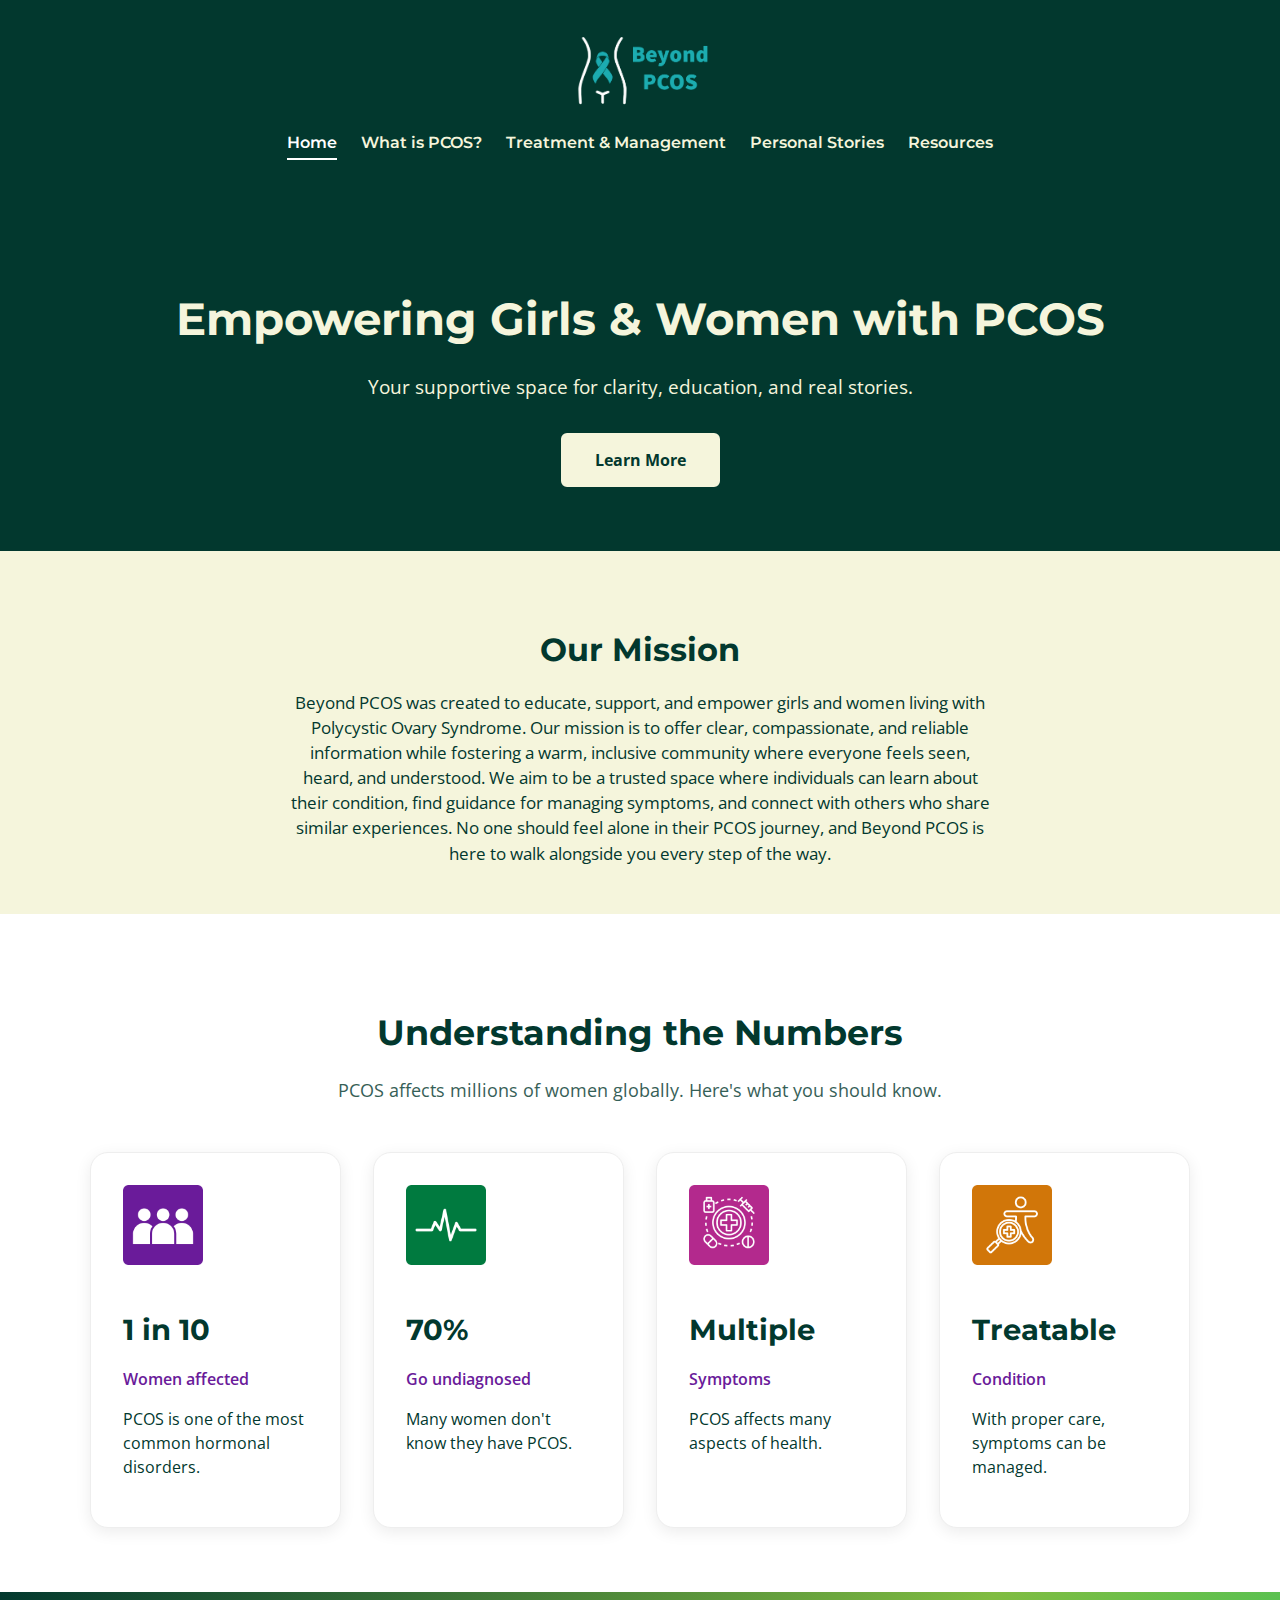
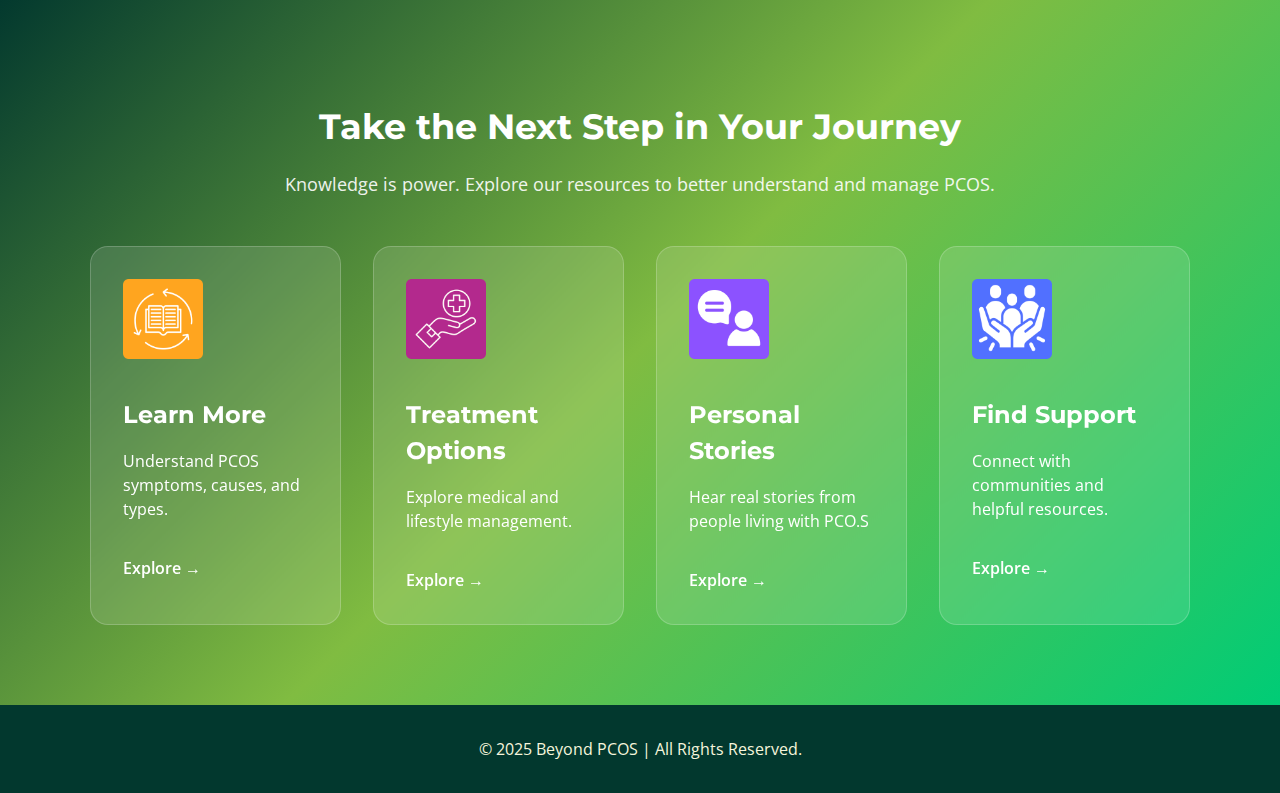
<file: index.html>
<!DOCTYPE html>
<html lang="en">
<head>
  <meta charset="utf-8">
  <meta name="viewport" content="width=device-width, initial-scale=1">
  <title>Beyond PCOS </title>

  <!-- Google Fonts -->
  <link href="https://fonts.googleapis.com/css2?family=Montserrat:wght@500;700&family=Open+Sans:wght@400;600&display=swap" rel="stylesheet">

  <link rel="stylesheet" href="pcos.css">
</head>

<body>

<!-- NAVBAR -->
<nav class="navbar">
  <div class="navbar-inner">
    <img src="images/logop.png" alt="PCOS Awareness logo" class="logo">

    <div class="nav-right">
      <a href="index.html" class="active">Home</a>
      <a href="whats_pcos.html">What is PCOS?</a>
      <a href="treatment.html">Treatment & Management</a>
      <a href="personal_stories.html">Personal Stories</a>
      <a href="resources.html">Resources</a>
    </div>
  </div>
</nav>


<!-- HERO SECTION -->
<section class="hero">
  <h1>Empowering Girls & Women with PCOS</h1>
  <p>Your supportive space for clarity, education, and real stories.</p>
  <a href="whats_pcos.html" class="hero-btn">Learn More</a>
</section>


<!-- OUR MISSION SECTION -->
<section class="mission">
  <h2>Our Mission</h2>
  <p>
    Beyond PCOS was created to educate, support, and empower girls and women living with Polycystic Ovary Syndrome. Our mission is to offer clear, compassionate, and reliable information while fostering a warm, inclusive community where everyone feels seen, heard, and understood. We aim to be a trusted space where individuals can learn about their condition, find guidance for managing symptoms, and connect with others who share similar experiences. No one should feel alone in their PCOS journey, and Beyond PCOS is here to walk alongside you every step of the way.
  </p>
</section>

<!-- UNDERSTANDING THE NUMBERS SECTION -->
<section class="numbers-section">
  <h2>Understanding the Numbers</h2>
  <p class="numbers-subtitle">
    PCOS affects millions of women globally. Here's what you should know.
  </p>

  <div class="numbers-grid">
    <div class="num-card">
      <img src="images/ppl.png" alt="" >
      <h3>1 in 10</h3>
      <p class="num-highlight">Women affected</p>
      <p>PCOS is one of the most common hormonal disorders.</p>
    </div>

    <div class="num-card">
      <img src="images/icon-stat2.png" alt="">
      <h3>70%</h3>
      <p class="num-highlight">Go undiagnosed</p>
      <p>Many women don't know they have PCOS.</p>
    </div>

    <div class="num-card">
      <img src="images/icon-stat3.png" alt="">
      <h3>Multiple</h3>
      <p class="num-highlight">Symptoms</p>
      <p>PCOS affects many aspects of health.</p>
    </div>

    <div class="num-card">
      <img src="images/icon-stat4.png" alt="">
      <h3>Treatable</h3>
      <p class="num-highlight">Condition</p>
      <p>With proper care, symptoms can be managed.</p>
    </div>
  </div>
</section>

<!-- NEXT STEP SECTION -->
<section class="next-step-section">
  <h2>Take the Next Step in Your Journey</h2>
  <p class="step-subtitle">
    Knowledge is power. Explore our resources to better understand and manage PCOS.
  </p>

  <div class="step-grid">

    <a href="whats_pcos.html" class="step-card">
      <img src="images/learn-icon.png" alt="">
      <h3>Learn More</h3>
      <p>Understand PCOS symptoms, causes, and types.</p>
      <span class="step-link">Explore →</span>
    </a>

    <a href="treatment.html" class="step-card">
      <img src="images/treatment-icon.png" alt="">
      <h3>Treatment Options</h3>
      <p>Explore medical and lifestyle management.</p>
      <span class="step-link">Explore →</span>
    </a>

    <a href="personal_stories.html" class="step-card">
      <img src="images/stories-icon.png" alt="">
      <h3>Personal Stories</h3>
      <p>Hear real stories from people living with PCO.S</p>
      <span class="step-link">Explore →</span>
    </a>

    <a href="resources.html" class="step-card">
      <img src="images/support-icon.png" alt="">
      <h3>Find Support</h3>
      <p>Connect with communities and helpful resources.</p>
      <span class="step-link">Explore →</span>
    </a>

  </div>
</section>


<footer>
  <p>&copy; 2025 Beyond PCOS | All Rights Reserved.</p>
</footer>

</body>
</html>
</file>
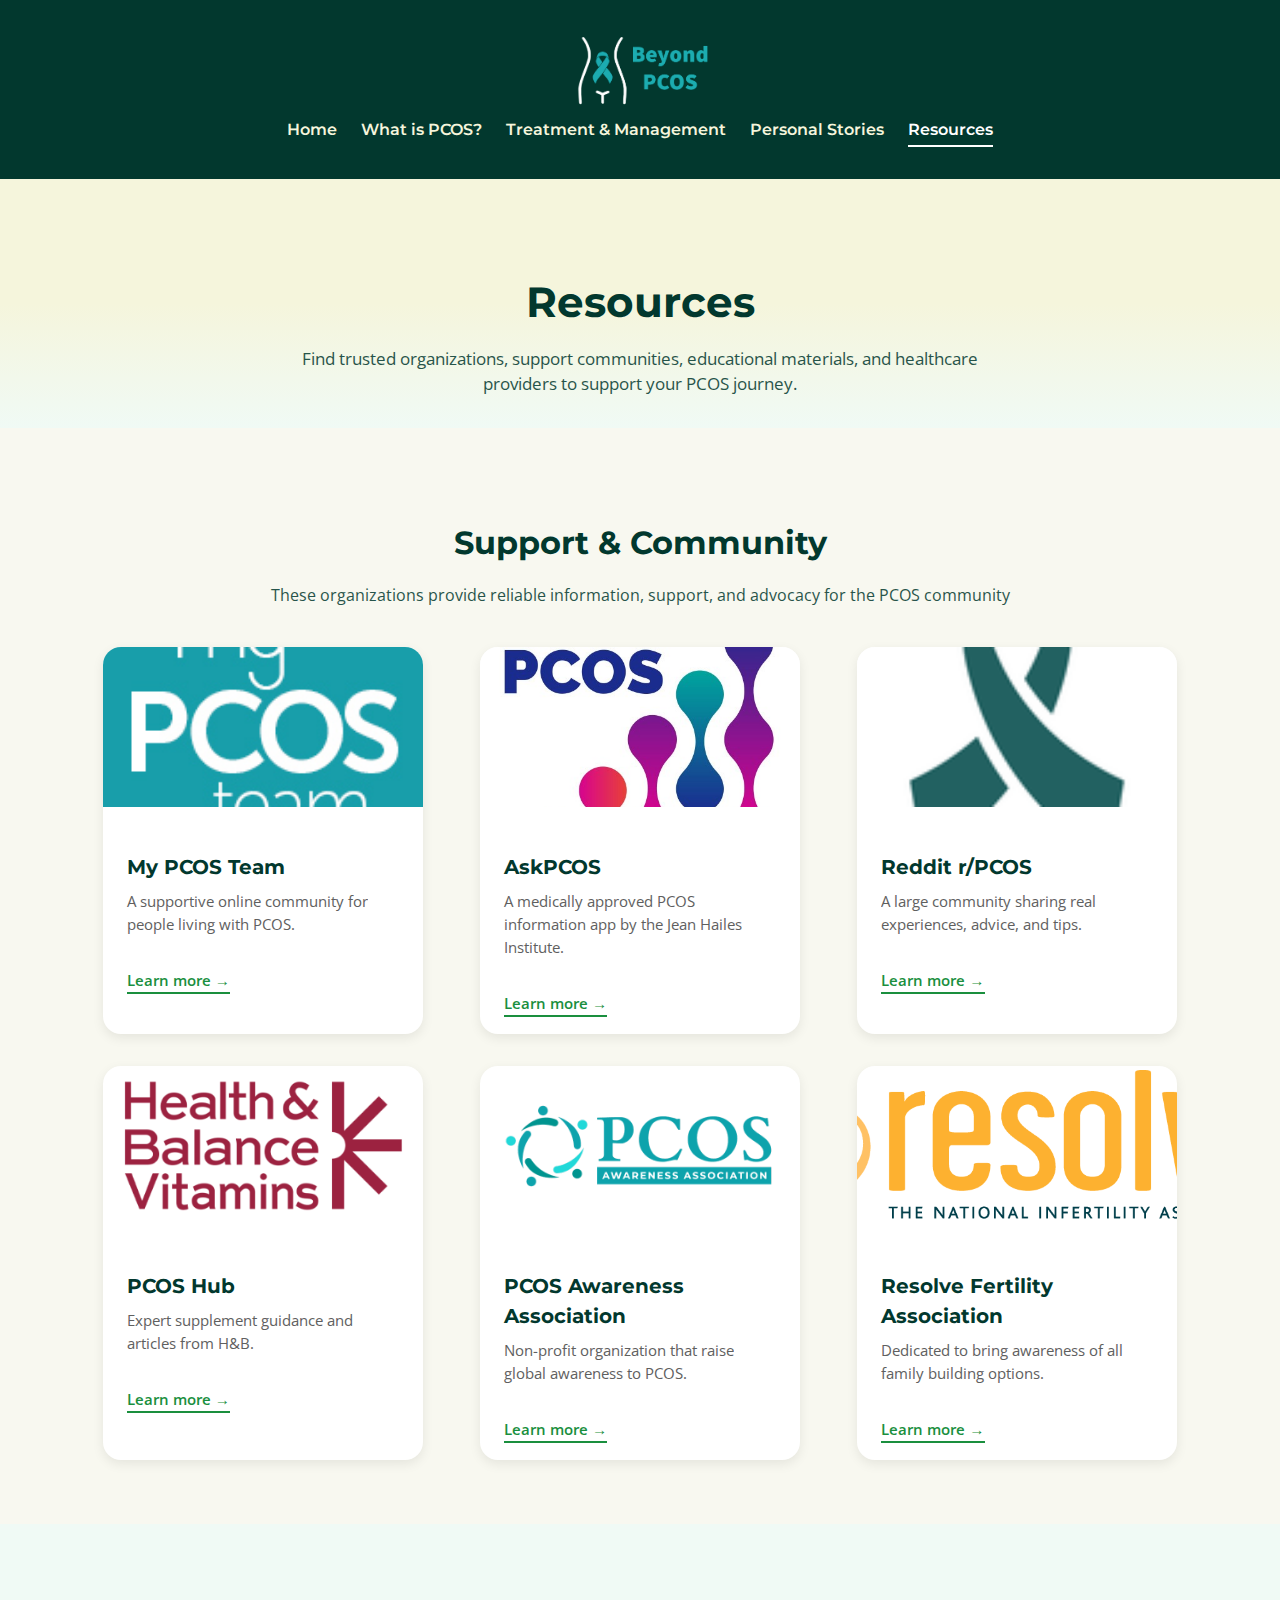
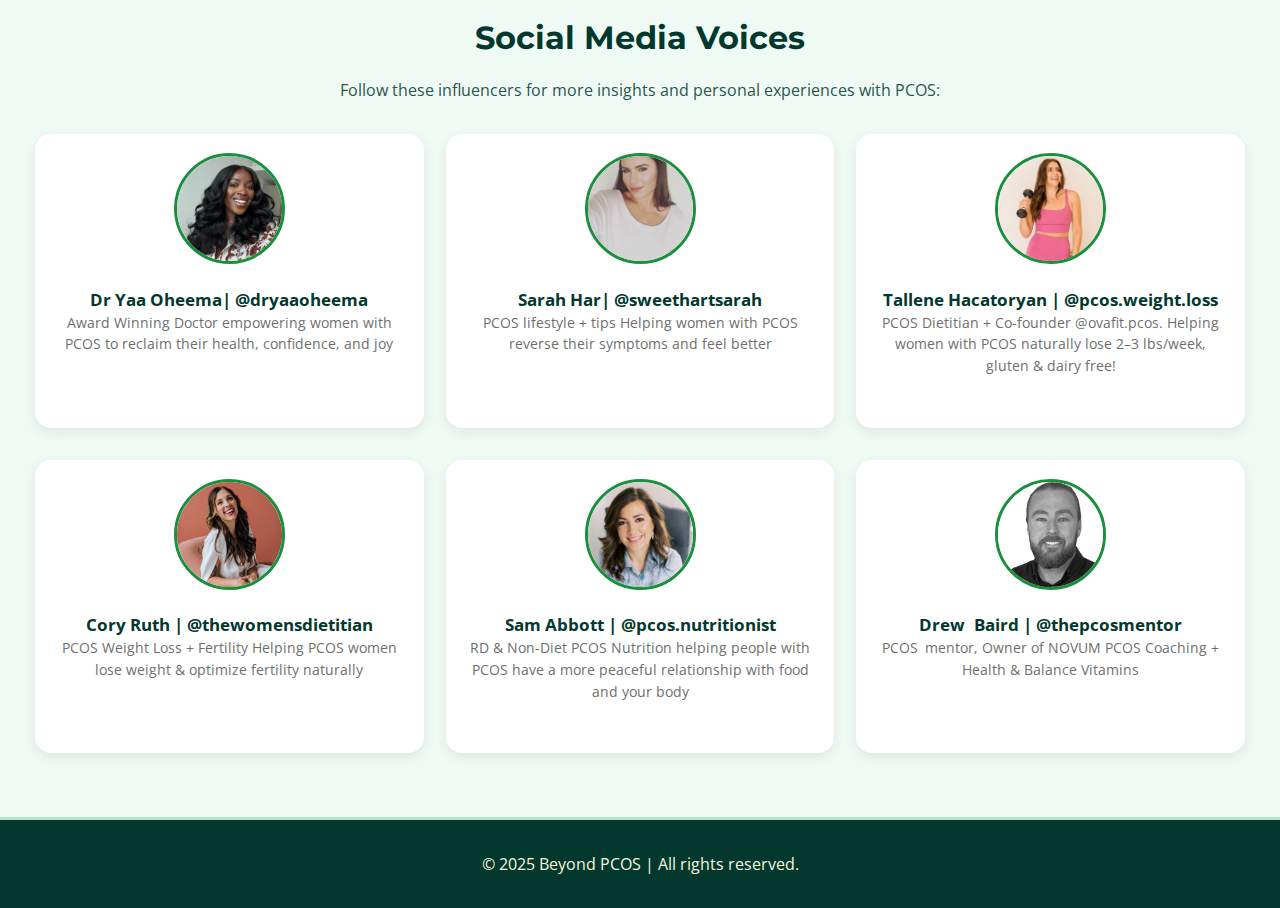
<file: resources.html>
<!DOCTYPE html>
<html lang="en">
<head>
  <meta charset="utf-8">
  <meta name="viewport" content="width=device-width, initial-scale=1">
  <title>Beyond PCOS</title>

  <!-- Google Fonts -->
  <link href="https://fonts.googleapis.com/css2?family=Montserrat:wght@500;700&family=Open+Sans:wght@400;600&display=swap" rel="stylesheet">

  <link rel="stylesheet" href="pcos.css">
</head>

<body>

<!-- NAVBAR -->
<nav class="navbar">
  <div class="nav-left">
    <img src="images/logop.png" alt="PCOS Awareness logo" class="logo">
  </div>

  <div class="nav-right">
    <a href="index.html">Home</a>
    <a href="whats_pcos.html">What is PCOS?</a>
    <a href="treatment.html">Treatment & Management</a>
    <a href="personal_stories.html">Personal Stories</a>
    <a href="resources.html" class="active">Resources</a>
  </div>
</nav>

    <!-- Main Content -->
    <main>
      <section class="intro-section-resources">
      <h1>Resources</h1>
      <p>Find trusted organizations, support communities, educational materials, and healthcare providers to support your PCOS journey.</p>
      </section>

    <section class="resource-section support-section">
    <div class="section-inner">
    <h2>Support & Community</h2>
    <p>These organizations provide reliable information, support, and advocacy for the PCOS community</p>
      <div class="resource-grid">

      <a href="https://www.mypcosteam.com" target="_blank" class="resource-card">
        <img src="images/mypcosteam.jpg" alt="My PCOS Team">
        <div class="resource-content">
          <h3>My PCOS Team</h3>
          <p>A supportive online community for people living with PCOS.</p>
          <span class="learn-more">Learn more →</span>
        </div>
      </a>

      <a href="https://www.askpcos.org" target="_blank" class="resource-card">
        <img src="images/askpcos.jpg" alt="Ask PCOS">
        <div class="resource-content">
          <h3>AskPCOS</h3>
          <p>A medically approved PCOS information app by the Jean Hailes Institute.</p>
          <span class="learn-more">Learn more →</span>
        </div>
      </a>

      <a href="https://www.reddit.com/r/PCOS/" target="_blank" class="resource-card">
        <img src="images/redit.png" alt="Reddit PCOS Community">
        <div class="resource-content">
          <h3>Reddit r/PCOS</h3>
          <p>A large community sharing real experiences, advice, and tips.</p>
          <span class="learn-more">Learn more →</span>
        </div>
      </a>

      <a href="https://pcoshub.handbvitamins.com/" target="_blank" class="resource-card">
        <img src="images/hb.png" alt="PCOS Hub by H&B">
        <div class="resource-content">
          <h3>PCOS Hub</h3>
          <p>Expert supplement guidance and articles from H&B.</p>
          <span class="learn-more">Learn more →</span>
        </div>
      </a>

      <a href="https://www.pcosaa.org" target="_blank" class="resource-card">
        <img src="images/aws.png" alt="PCOS Awareness Association">
        <div class="resource-content">
          <h3>PCOS Awareness Association</h3>
          <p>Non-profit organization that raise global awareness to PCOS.</p>
          <span class="learn-more">Learn more →</span>
        </div>
      </a>

      <a href="https://resolve.org" target="_blank" class="resource-card">
        <img src="images/resolve.png" alt="Resolve Fertility Association">
        <div class="resource-content">
          <h3>Resolve Fertility Association</h3>
          <p>Dedicated to bring awareness of all family building options.</p>
          <span class="learn-more">Learn more →</span>
        </div>
      </a>

    </div>
    </div>
    </section>

  <section class="resource-section social-section">
    <div class="section-inner">
  <h2>Social Media Voices</h2>
  <p>Follow these influencers for more insights and personal experiences with PCOS:</p>

  <div class="social-media-grid">

    <div class="social-card">
      <img src="images/Oheema.jpg" alt="Dr Yaa Oheema">
      <a href="https://www.tiktok.com/@dryaaoheema" target="_blank"> <br> Dr Yaa Oheema| @dryaaoheema</a>
      <p>Award Winning Doctor empowering women with PCOS to reclaim their health, confidence, and joy</p>
    </div>

    <div class="social-card">
      <img src="images/sarah.jpg" alt="Sarah Har">
      <a href="https://www.tiktok.com/@sweethartsarah" target="_blank"> <br>Sarah Har| @sweethartsarah</a>
      <p>PCOS lifestyle + tips Helping women with PCOS reverse their symptoms and feel better</p>
    </div>

    <div class="social-card">
      <img src="images/tallene.jpg" alt="Tallene Hacatoryan">
      <a href="https://www.tiktok.com/@pcos.weight.loss" target="_blank"> <br>Tallene Hacatoryan | @pcos.weight.loss</a>
      <p>PCOS Dietitian + Co-founder @ovafit.pcos. Helping women with PCOS naturally lose 2–3 lbs/week, gluten & dairy free!</p>
    </div>

    <div class="social-card">
      <img src="images/cory.jpg" alt="Cory Ruth">
      <a href="https://www.instagram.com/thewomensdietitian" target="_blank"> <br>Cory Ruth | @thewomensdietitian</a>
      <p>PCOS Weight Loss + Fertility Helping PCOS women lose weight & optimize fertility naturally </p>
    </div>

    <div class="social-card">
      <img src="images/sam.jpg" alt="Sam Abbott">
      <a href="https://www.instagram.com/pcos.nutritionist" target="_blank"> <br>Sam Abbott | @pcos.nutritionist</a>
      <p>RD & Non-Diet PCOS Nutrition helping people with PCOS have a more peaceful relationship with food and your body</p>
    </div>

    <div class="social-card">
      <img src="images/drew.jpg" alt="Drew Baird">
      <a href="https://www.tiktok.com/@thepcosmentor" target="_blank"> <br>Drew Baird | @thepcosmentor</a>
      <p> PCOS mentor, Owner of NOVUM PCOS Coaching + Health & Balance Vitamins </p>
    </div>

  </div>
</div>
</section>


    
  </main>

    <footer>
      <p>&copy; 2025 Beyond PCOS | All rights reserved.</p>
    </footer>
  </body>
</html>
</file>
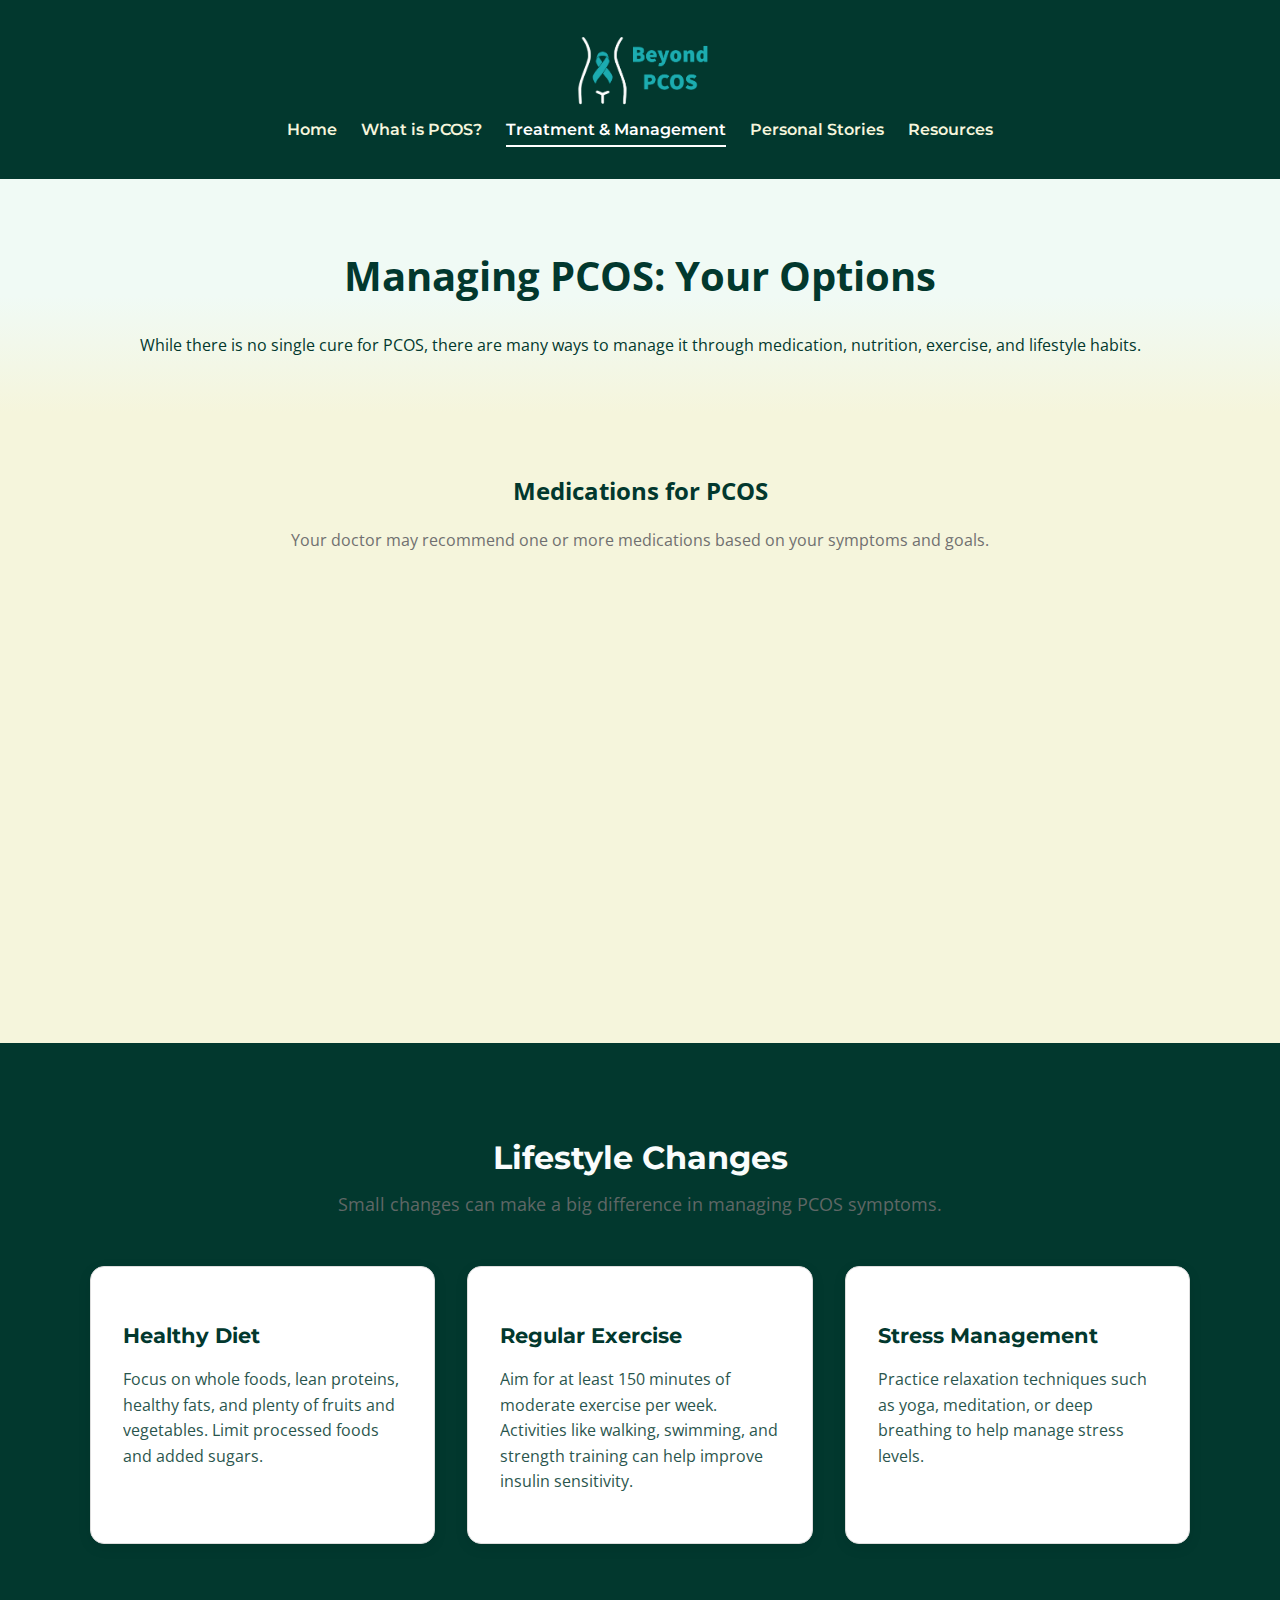
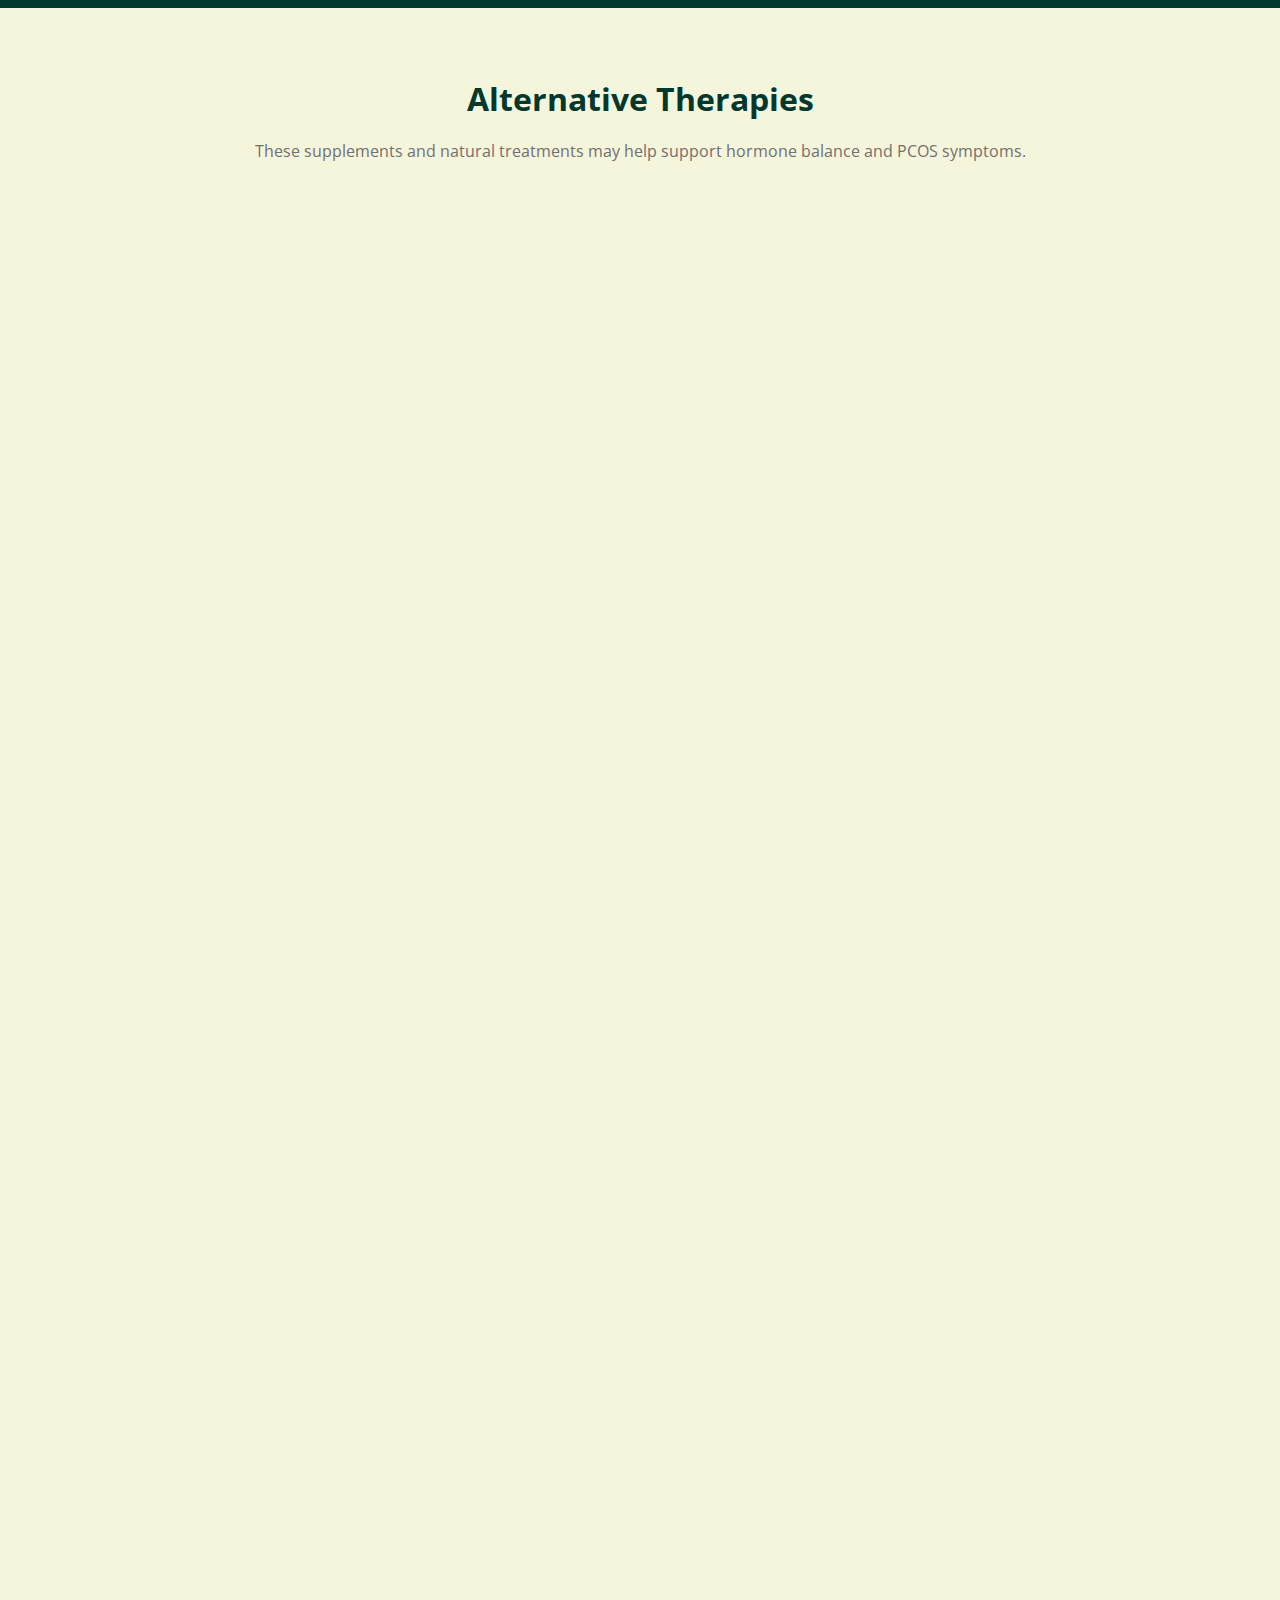
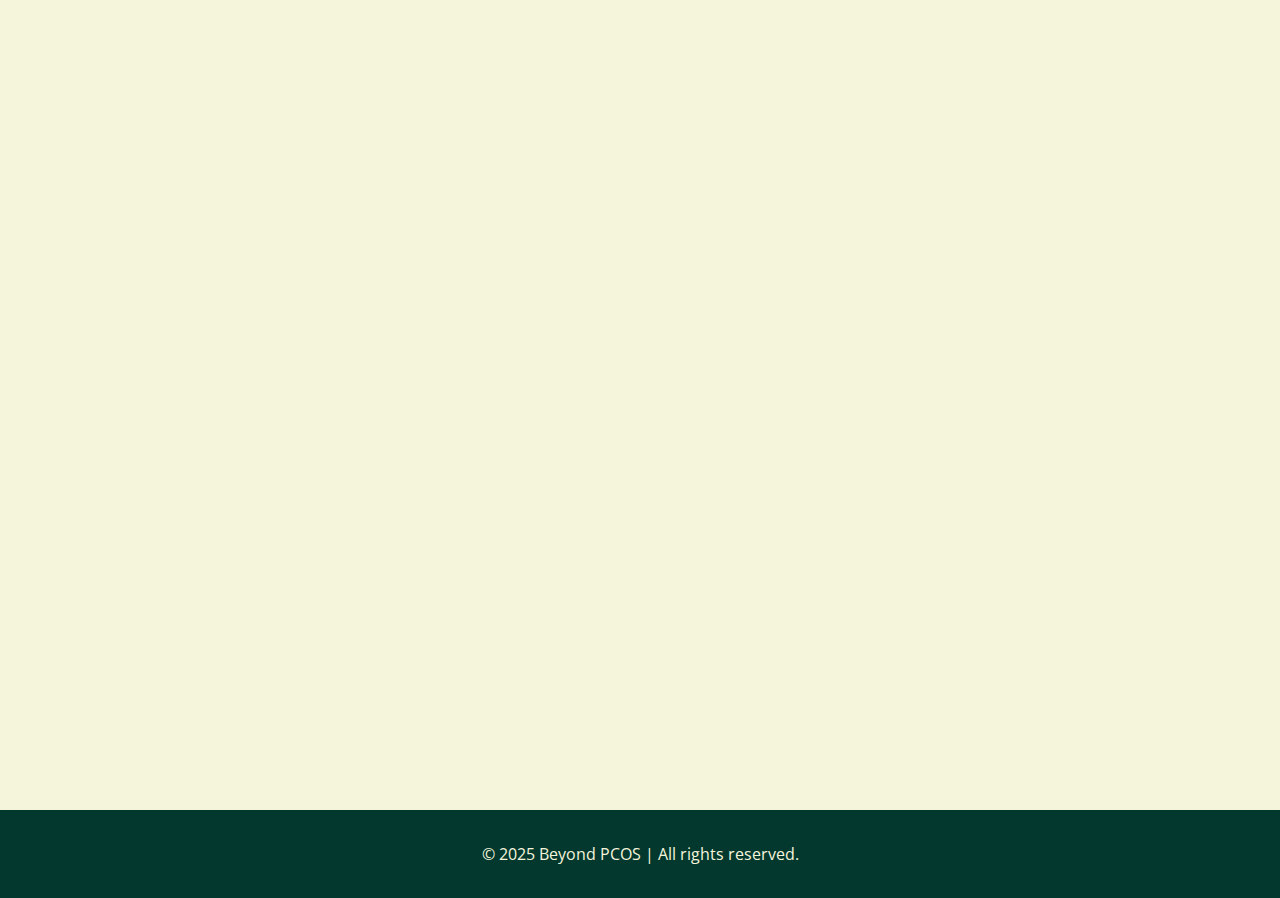
<file: treatment.html>
<!DOCTYPE html>
<html lang="en">
<head>
  <meta charset="utf-8">
  <meta name="viewport" content="width=device-width, initial-scale=1">
  <title>Beyond PCOS </title>

  <!-- Google Fonts -->
  <link href="https://fonts.googleapis.com/css2?family=Montserrat:wght@500;700&family=Open+Sans:wght@400;600&display=swap" rel="stylesheet">

  <link rel="stylesheet" href="pcos.css">
</head>

<body>

<!-- NAVBAR -->
<nav class="navbar">
  <div class="nav-left">
    <img src="images/logop.png" alt="PCOS Awareness logo" class="logo">
  </div>

  <div class="nav-right">
    <a href="index.html">Home</a>
    <a href="whats_pcos.html">What is PCOS?</a>
    <a href="treatment.html" class="active">Treatment & Management</a>
    <a href="personal_stories.html">Personal Stories</a>
    <a href="resources.html">Resources</a>
  </div>
</nav>

    <main>
  <section class="pcos-treatment-hero">
    <h1>Managing PCOS: Your Options</h1>
    <p>While there is no single cure for PCOS, there are many ways to manage it through medication, nutrition, exercise, and lifestyle habits.</p>
  </section>

  <section class="medication-section">
  <h2>Medications for PCOS</h2>
  <p class="section-subtitle">Your doctor may recommend one or more medications based on your symptoms and goals.</p>

  <div class="medication-grid">

    <div class="medication-card">
      <div class="med-icon">
        <img src="images/birthcontrol.png" alt="">
      </div>

      <h3>Birth Control Pills</h3>
      <p>Combination pills containing estrogen and progestin can regulate periods, reduce androgen levels, and clear acne.</p>

      <h4 class="benefits-title">Benefits</h4>
      <ul class="benefits-list">
        <li>Regulates menstrual cycles</li>
        <li>Reduces excess hair growth</li>
        <li>Clears acne</li>
      </ul>
    </div>

    <div class="medication-card">
      <div class="med-icon">
        <img src="images/birthcontrol.png" alt="">
      </div>

      <h3>Metformin</h3>
      <p>Improves insulin sensitivity and can help with weight management.</p>

      <h4 class="benefits-title">Benefits</h4>
      <ul class="benefits-list">
        <li>Improves insulin sensitivity</li>
        <li>May help with weight loss</li>
        <li>Can restore ovulation</li>
      </ul>
    </div>

    <div class="medication-card">
      <div class="med-icon">
        <img src="images/birthcontrol.png" alt="">
      </div>

      <h3>Anti-androgens</h3>
      <p> Help reduce the effects of excess male hormones (androgens)</p>

      <h4 class="benefits-title">Benefits</h4>
      <ul class="benefits-list">
        <li>Reduces excess hair growth (hirsutism)</li>
        <li>Improves acne and oily skin</li>
        <li>Helps with scalp hair thinning</li>
      </ul>
    </div>    

  </div>
  </section>

  <section class="lifestyle-section">
    <h2 class="section-title">Lifestyle Changes</h2>
    <p class="section-subtitle">Small changes can make a big difference in managing PCOS symptoms.</p>
    <div class="lifestyle-grid">

      <div class="lifestyle-card">
        <h3>Healthy Diet</h3>
        <p>Focus on whole foods, lean proteins, healthy fats, and plenty of fruits and vegetables. Limit processed foods and added sugars.</p>
      </div>

      <div class="lifestyle-card">
        <h3>Regular Exercise</h3>
        <p>Aim for at least 150 minutes of moderate exercise per week. Activities like walking, swimming, and strength training can help improve insulin sensitivity.</p>
      </div>

      <div class="lifestyle-card">
        <h3>Stress Management</h3>
        <p>Practice relaxation techniques such as yoga, meditation, or deep breathing to help manage stress levels.</p>
      </div>

    </div>
  </section>


  <section class="therapy-section">
  <h2 class="section-title">Alternative Therapies</h2>
  <p class="section-subtitle">These supplements and natural treatments may help support hormone balance and PCOS symptoms.</p>


  <div class="therapy-grid">

    <!-- CARD 1 -->
    <div class="therapy-card">
      <div class="therapy-icon">
        <img src="images/pills.png" alt="">
      </div>

      <h3>Myo-Inositol + D-Chiro-Inositol</h3>
      <p>A vitamin-like compound that supports insulin balance, ovulation, and hormone regulation.</p>

      <h4 class="benefits-title">Benefits</h4>
      <ul class="benefits-list">
        <li>Improves insulin sensitivity</li>
        <li>Supports ovulation</li>
        <li>Reduces testosterone levels</li>
      </ul>
    </div>


    <!-- CARD 2 -->
    <div class="therapy-card">
      <div class="therapy-icon">
        <img src="images/pills.png" alt="">
      </div>

      <h3>Omega-3 Fatty Acids (Fish Oil)</h3>
      <p>Healthy fats that reduce inflammation, support metabolism, and improve hormone balance.</p>

      <h4 class="benefits-title">Benefits</h4>
      <ul class="benefits-list">
        <li>Reduces inflammation</li>
        <li>Improves cholesterol levels</li>
        <li>May improve insulin resistance</li>
      </ul>
    </div>


    <!-- CARD 3 -->
    <div class="therapy-card">
      <div class="therapy-icon">
        <img src="images/pills.png" alt="">
      </div>

      <h3>Vitamin D</h3>
      <p>Commonly low in people with PCOS, vitamin D plays an important role in metabolism and mood.</p>

      <h4 class="benefits-title">Benefits</h4>
      <ul class="benefits-list">
        <li>May improve insulin sensitivity</li>
        <li>Supports hormone regulation</li>
        <li>Boosts immune and mood health</li>
      </ul>
    </div>


    <!-- CARD 4 -->
    <div class="therapy-card">
      <div class="therapy-icon">
        <img src="images/pills.png" alt="">
      </div>

      <h3>Curcumin (Turmeric)</h3>
      <p>A natural anti-inflammatory compound that may improve metabolic and hormonal function.</p>

      <h4 class="benefits-title">Benefits</h4>
      <ul class="benefits-list">
        <li>Powerful anti-inflammatory</li>
        <li>Supports metabolic function</li>
        <li>May help regulate blood sugar</li>
      </ul>
    </div>

    <!-- CARD 5 -->
    <div class="therapy-card">
      <div class="therapy-icon">
        <img src="images/pills.png" alt="">
      </div>

      <h3>Chromium</h3>
      <p> A trace mineral found in small amounts in food.</p>

      <h4 class="benefits-title">Benefits</h4>
      <ul class="benefits-list">
        <li>Enhances how your body uses insulin</li>
        <li>Improve ovulation and hormone balance</li>
        <li>May help lowers cholesterol levels</li>
      </ul>
    </div>

     <!-- CARD 6 -->
    <div class="therapy-card">
      <div class="therapy-icon">
        <img src="images/pills.png" alt="">
      </div>

      <h3>Coenzyme Q10 (CoQ10)</h3>
      <p> An antioxidant that your body makes naturally.</p>

      <h4 class="benefits-title">Benefits</h4>
      <ul class="benefits-list">
        <li>Supports energy production in cells</li>
        <li>May improve egg quality and fertility</li>
        <li>Helps reduce oxidative stress and may improve insulin resistance.</li>
      </ul>
    </div>

     <!-- CARD 7 -->
    <div class="therapy-card">
      <div class="therapy-icon">
        <img src="images/pills.png" alt="">
      </div>

      <h3> Magnesium</h3>
      <p>  A mineral involved in hundreds of body processes.</p>

      <h4 class="benefits-title">Benefits</h4>
      <ul class="benefits-list">
        <li>Helps regulate blood sugar and insulin</li>
        <li>Can reduce cramps, mood swings, and improve sleep</li>
        <li>Supports heart and nerve function</li>
      </ul>
    </div>

     <!-- CARD 8 -->
    <div class="therapy-card">
      <div class="therapy-icon">
        <img src="images/pills.png" alt="">
      </div>

      <h3>L-Carnitine</h3>
      <p>  A nutrient that helps the body turn fat into energy.</p>

      <h4 class="benefits-title">Benefits</h4>
      <ul class="benefits-list">
        <li>May improve weight loss and fat metabolism</li>
        <li>Supports ovulation and menstrual regularity</li>
        <li>Helps with energy levels and muscle recovery</li>
      </ul>
    </div>

     <!-- CARD 9 -->
    <div class="therapy-card">
      <div class="therapy-icon">
        <img src="images/pills.png" alt="">
      </div>

      <h3>Selenium</h3>
      <p>A mineral that acts as an antioxidant.</p>

      <h4 class="benefits-title">Benefits</h4>
      <ul class="benefits-list">
        <li>May reduce testosterone levels and improve acne</li>
        <li>Supports thyroid health</li>
        <li>Can improve egg quality</li>
      </ul>
    </div>

  </div>
</section>


</main>



    <footer>
      <p>&copy; 2025 Beyond PCOS | All rights reserved.</p>
    </footer>

    

<script>
  const buttons = document.querySelectorAll('.toggle-btn');

buttons.forEach(btn => {
  btn.addEventListener('click', () => {
    const content = btn.nextElementSibling;
    const isOpen = content.style.display === 'block';
    
    // Close all other content
    document.querySelectorAll('.therapy-content').forEach(el => el.style.display = 'none');

    // Toggle current content
    content.style.display = isOpen ? 'none' : 'block';
  });
});

</script>

  </body>
</html>
</file>
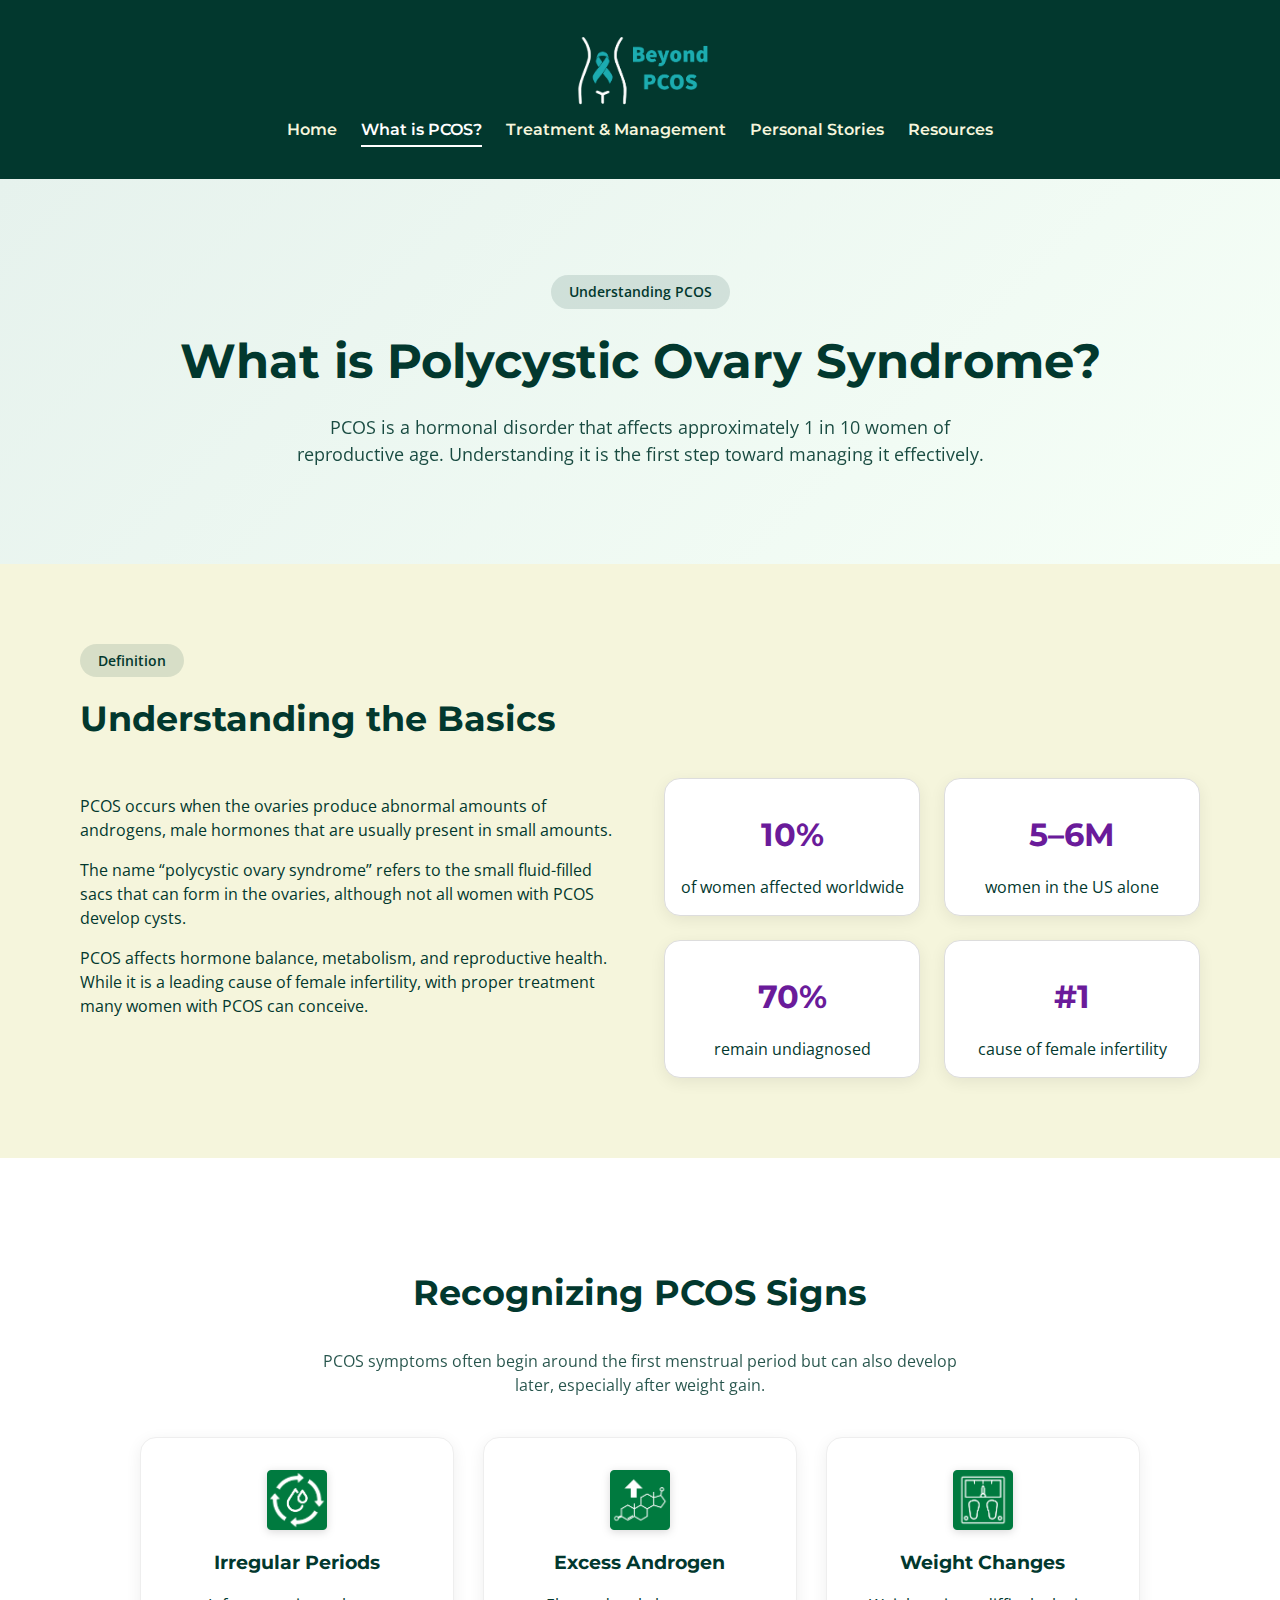
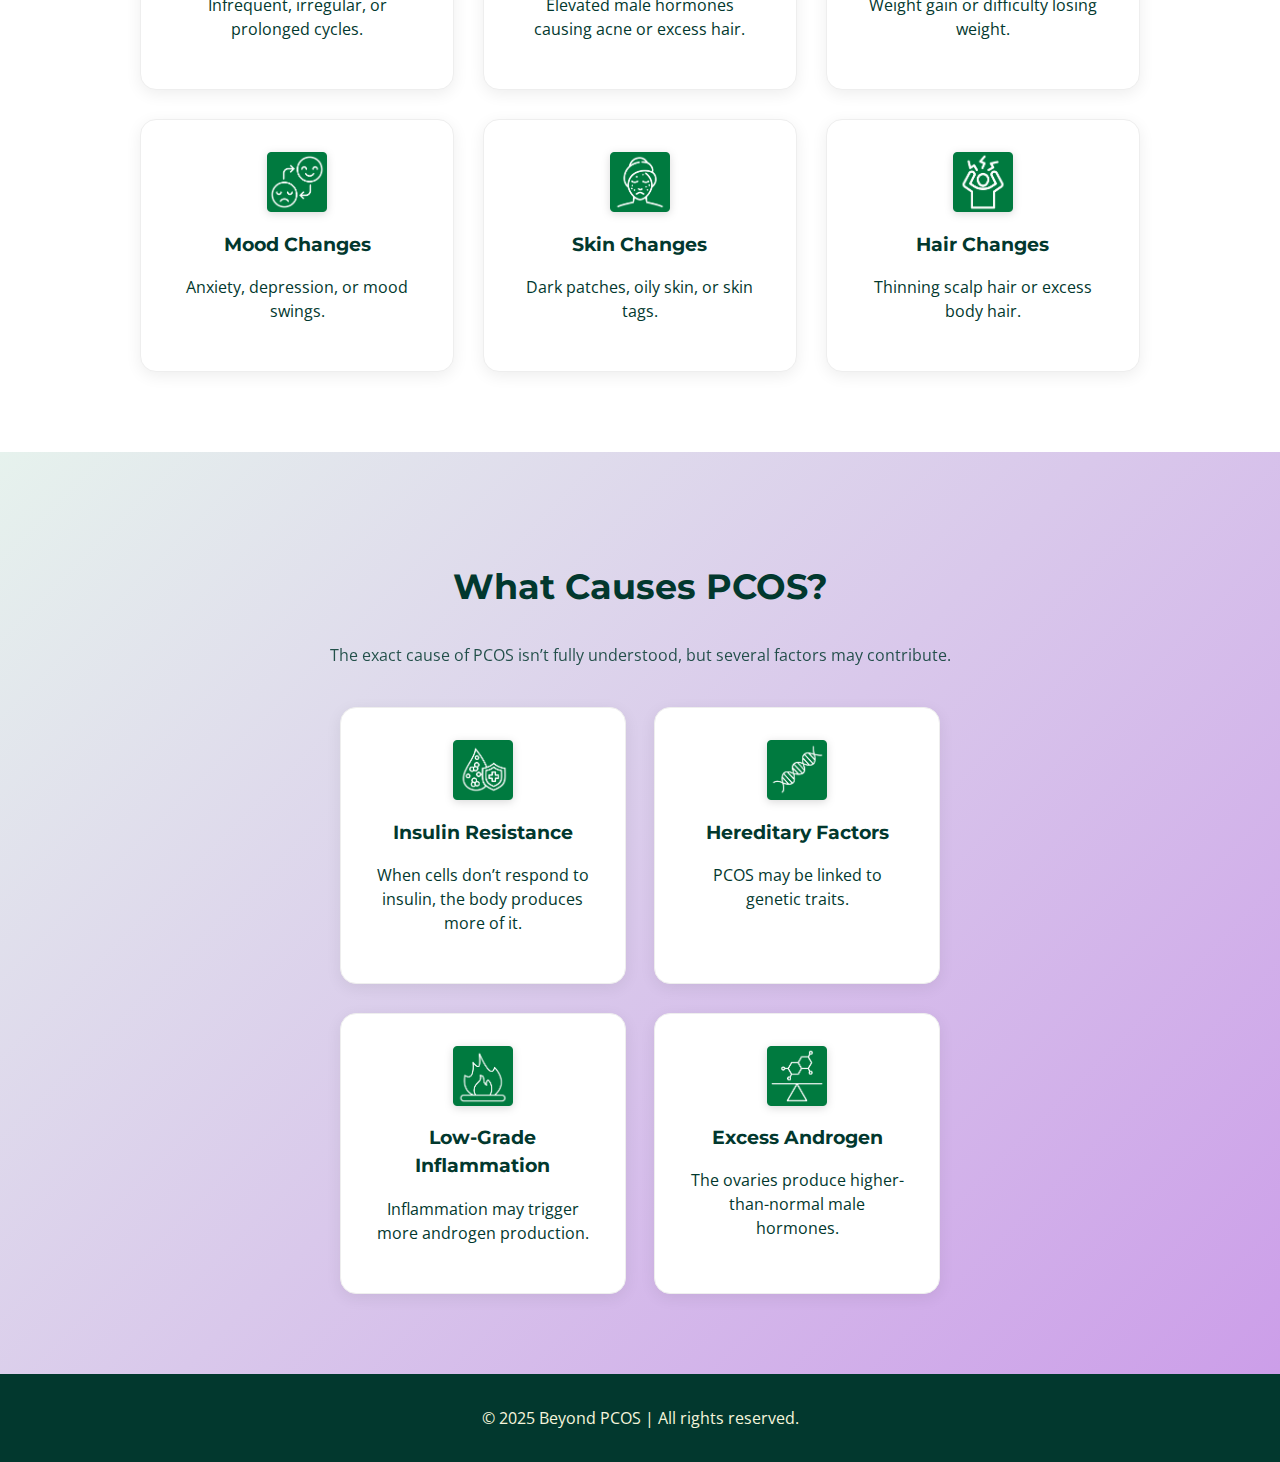
<file: whats_pcos.html>
<!DOCTYPE html>
<html lang="en">
<head>
  <meta charset="utf-8">
  <meta name="viewport" content="width=device-width, initial-scale=1">
  <title>Beyond PCOS </title>

  <!-- Google Fonts -->
  <link href="https://fonts.googleapis.com/css2?family=Montserrat:wght@500;700&family=Open+Sans:wght@400;600&display=swap" rel="stylesheet">

  <link rel="stylesheet" href="pcos.css">
</head>

<body>

<!-- NAVBAR -->
<nav class="navbar">
  <div class="nav-left">
    <img src="images/logop.png" alt="PCOS Awareness logo" class="logo">
  </div>

  <div class="nav-right">
    <a href="index.html">Home</a>
    <a href="whats_pcos.html" class="active">What is PCOS?</a>
    <a href="treatment.html">Treatment & Management</a>
    <a href="personal_stories.html">Personal Stories</a>
    <a href="resources.html">Resources</a>
  </div>
</nav>

   <!-- HERO SECTION -->
<section class="pcos-hero">
  <span class="tag">Understanding PCOS</span>
  <h1>What is Polycystic Ovary Syndrome?</h1>
  <p>PCOS is a hormonal disorder that affects approximately 1 in 10 women of reproductive age. Understanding it is the first step toward managing it effectively.</p>
</section>

<!-- UNDERSTANDING THE BASICS -->
<section class="pcos-basics-section">
  <span class="tag">Definition</span>
  <h2>Understanding the Basics</h2>

  <div class="pcos-basics-container">
    <div class="pcos-basics-text">
      <p>PCOS occurs when the ovaries produce abnormal amounts of androgens, male hormones that are usually present in small amounts.</p>

      <p>The name “polycystic ovary syndrome” refers to the small fluid-filled sacs that can form in the ovaries, although not all women with PCOS develop cysts.</p>

      <p>PCOS affects hormone balance, metabolism, and reproductive health. While it is a leading cause of female infertility, with proper treatment many women with PCOS can conceive.</p>
    </div>

    <div class="pcos-stats-grid">
      <div class="pcos-stat-card"><h3>10%</h3><p>of women affected worldwide</p></div>
      <div class="pcos-stat-card"><h3>5–6M</h3><p>women in the US alone</p></div>
      <div class="pcos-stat-card"><h3>70%</h3><p>remain undiagnosed</p></div>
      <div class="pcos-stat-card"><h3>#1</h3><p>cause of female infertility</p></div>
    </div>
  </div>
</section>

<!-- SIGNS OF PCOS -->
<section class="pcos-signs-section">
  <h2>Recognizing PCOS Signs</h2>
  <p class="subtitle">PCOS symptoms often begin around the first menstrual period but can also develop later, especially after weight gain.</p>

  <div class="pcos-signs-grid">
  <div class="pcos-sign-card">
    <img src="images/irregular.png" alt="Irregular Periods" class="pcos-icon">
    <h3>Irregular Periods</h3>
    <p>Infrequent, irregular, or prolonged cycles.</p>
  </div>

  <div class="pcos-sign-card">
    <img src="images/androgen.png" alt="Excess Androgen" class="pcos-icon">
    <h3>Excess Androgen</h3>
    <p>Elevated male hormones causing acne or excess hair.</p>
  </div>

  <div class="pcos-sign-card">
    <img src="images/weight.png" alt="Weight Changes" class="pcos-icon">
    <h3>Weight Changes</h3>
    <p>Weight gain or difficulty losing weight.</p>
  </div>

  <div class="pcos-sign-card">
    <img src="images//mood.png" alt="Mood Changes" class="pcos-icon">
    <h3>Mood Changes</h3>
    <p>Anxiety, depression, or mood swings.</p>
  </div>

  <div class="pcos-sign-card">
    <img src="images/skin.png" alt="Skin Changes" class="pcos-icon">
    <h3>Skin Changes</h3>
    <p>Dark patches, oily skin, or skin tags.</p>
  </div>

  <div class="pcos-sign-card">
    <img src="images/hair.png" alt="Hair Changes" class="pcos-icon">
    <h3>Hair Changes</h3>
    <p>Thinning scalp hair or excess body hair.</p>
  </div>
</div>

</section>

<!-- CAUSES OF PCOS -->
<section class="pcos-causes-section">
  <!--<span class="tag">Causes</span>-->
  <h2>What Causes PCOS?</h2>
  <p class="subtitle">The exact cause of PCOS isn’t fully understood, but several factors may contribute.</p>

  <div class="pcos-causes-grid">
  <div class="pcos-cause-card">
    <img src="images/insulin.png" alt="Insulin Resistance" class="pcos-icon">
    <h3>Insulin Resistance</h3>
    <p>When cells don’t respond to insulin, the body produces more of it.</p>
  </div>

  <div class="pcos-cause-card">
    <img src="images/genetics.png" alt="Hereditary Factors" class="pcos-icon">
    <h3>Hereditary Factors</h3>
    <p>PCOS may be linked to genetic traits.</p>
  </div>

  <div class="pcos-cause-card">
    <img src="images/inflammation.png" alt="Inflammation" class="pcos-icon">
    <h3>Low-Grade Inflammation</h3>
    <p>Inflammation may trigger more androgen production.</p>
  </div>

  <div class="pcos-cause-card">
    <img src="images/androgen2.png" alt="Excess Androgen" class="pcos-icon">
    <h3>Excess Androgen</h3>
    <p>The ovaries produce higher-than-normal male hormones.</p>
  </div>
</div>

</section>



    <footer>
      <p>&copy; 2025 Beyond PCOS | All rights reserved.</p>
    </footer>
  </body>
</html>
</file>
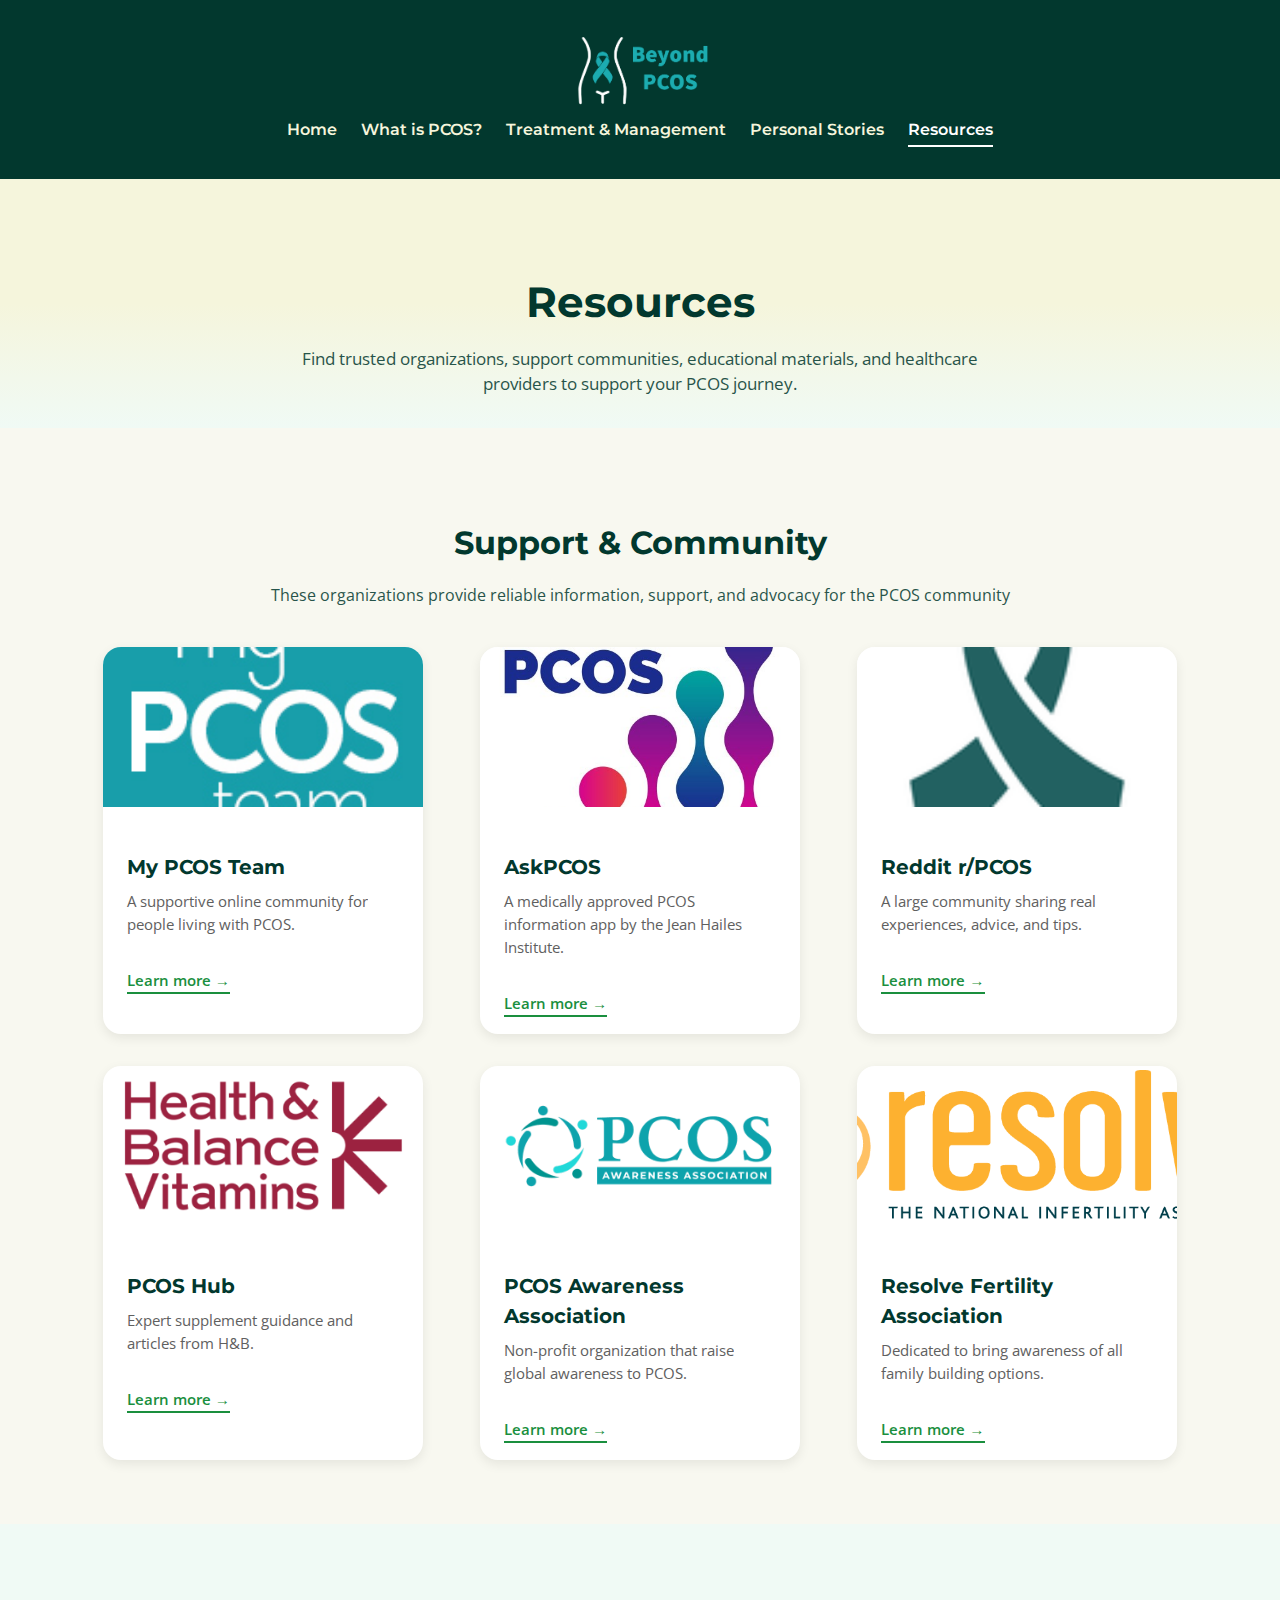
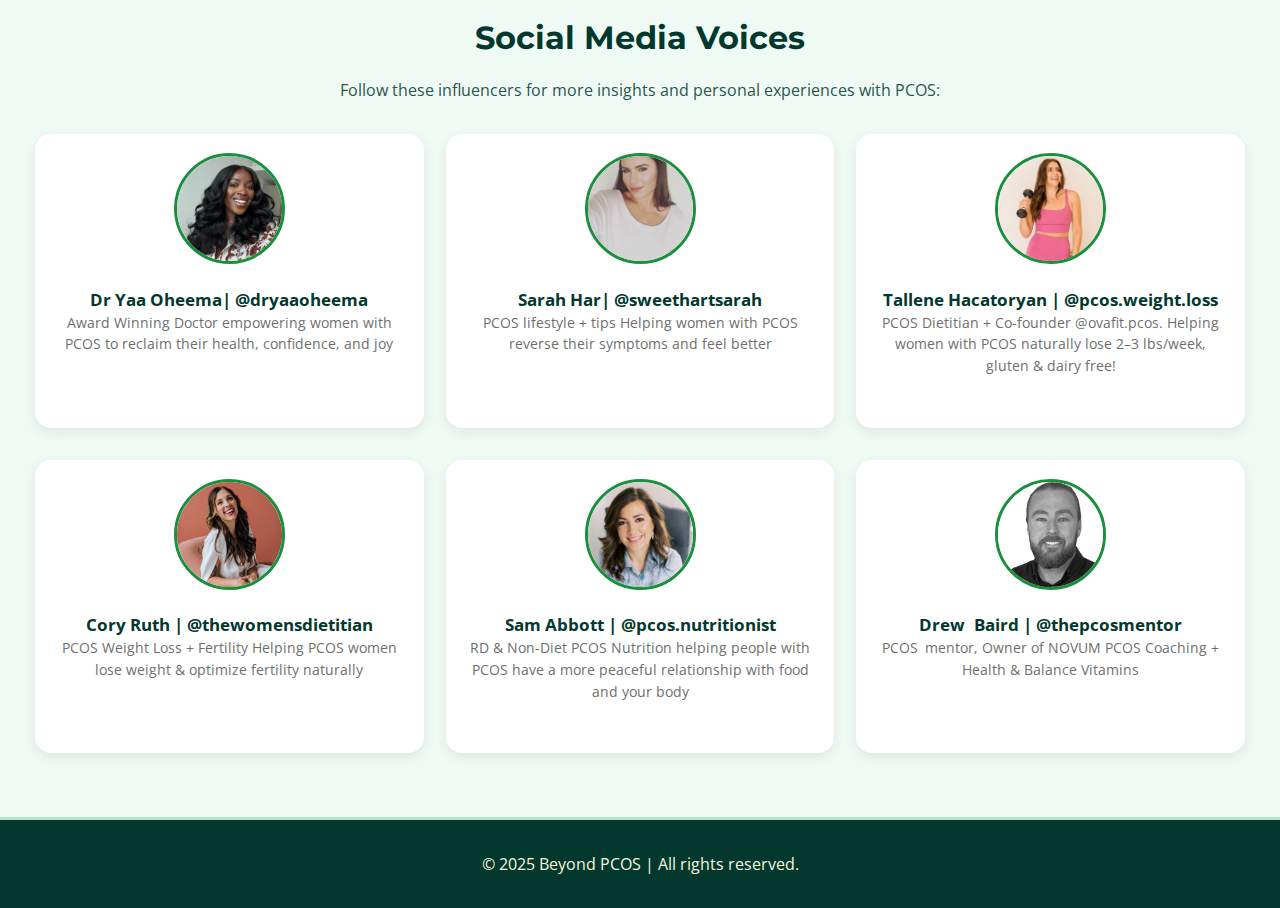
<file: PCOS/resources.html>
<!DOCTYPE html>
<html lang="en">
<head>
  <meta charset="utf-8">
  <meta name="viewport" content="width=device-width, initial-scale=1">
  <title>Beyond PCOS</title>

  <!-- Google Fonts -->
  <link href="https://fonts.googleapis.com/css2?family=Montserrat:wght@500;700&family=Open+Sans:wght@400;600&display=swap" rel="stylesheet">

  <link rel="stylesheet" href="pcos.css">
</head>

<body>

<!-- NAVBAR -->
<nav class="navbar">
  <div class="nav-left">
    <img src="images/logop.png" alt="PCOS Awareness logo" class="logo">
  </div>

  <div class="nav-right">
    <a href="index.html">Home</a>
    <a href="whats_pcos.html">What is PCOS?</a>
    <a href="treatment.html">Treatment & Management</a>
    <a href="personal_stories.html">Personal Stories</a>
    <a href="resources.html" class="active">Resources</a>
  </div>
</nav>

    <!-- Main Content -->
    <main>
      <section class="intro-section-resources">
      <h1>Resources</h1>
      <p>Find trusted organizations, support communities, educational materials, and healthcare providers to support your PCOS journey.</p>
      </section>

    <section class="resource-section support-section">
    <div class="section-inner">
    <h2>Support & Community</h2>
    <p>These organizations provide reliable information, support, and advocacy for the PCOS community</p>
      <div class="resource-grid">

      <a href="https://www.mypcosteam.com" target="_blank" class="resource-card">
        <img src="images/mypcosteam.jpg" alt="My PCOS Team">
        <div class="resource-content">
          <h3>My PCOS Team</h3>
          <p>A supportive online community for people living with PCOS.</p>
          <span class="learn-more">Learn more →</span>
        </div>
      </a>

      <a href="https://www.askpcos.org" target="_blank" class="resource-card">
        <img src="images/askpcos.jpg" alt="Ask PCOS">
        <div class="resource-content">
          <h3>AskPCOS</h3>
          <p>A medically approved PCOS information app by the Jean Hailes Institute.</p>
          <span class="learn-more">Learn more →</span>
        </div>
      </a>

      <a href="https://www.reddit.com/r/PCOS/" target="_blank" class="resource-card">
        <img src="images/redit.png" alt="Reddit PCOS Community">
        <div class="resource-content">
          <h3>Reddit r/PCOS</h3>
          <p>A large community sharing real experiences, advice, and tips.</p>
          <span class="learn-more">Learn more →</span>
        </div>
      </a>

      <a href="https://www.hollandandbarrett.com/info/pcos-hub/" target="_blank" class="resource-card">
        <img src="images/hb.png" alt="PCOS Hub by H&B">
        <div class="resource-content">
          <h3>PCOS Hub</h3>
          <p>Expert supplement guidance and articles from H&B.</p>
          <span class="learn-more">Learn more →</span>
        </div>
      </a>

      <a href="https://www.pcosaa.org" target="_blank" class="resource-card">
        <img src="images/aws.png" alt="PCOS Awareness Association">
        <div class="resource-content">
          <h3>PCOS Awareness Association</h3>
          <p>Non-profit organization that raise global awareness to PCOS.</p>
          <span class="learn-more">Learn more →</span>
        </div>
      </a>

      <a href="https://resolve.org" target="_blank" class="resource-card">
        <img src="images/resolve.png" alt="Resolve Fertility Association">
        <div class="resource-content">
          <h3>Resolve Fertility Association</h3>
          <p>Dedicated to bring awareness of all family building options.</p>
          <span class="learn-more">Learn more →</span>
        </div>
      </a>

    </div>
    </div>
    </section>

  <section class="resource-section social-section">
    <div class="section-inner">
  <h2>Social Media Voices</h2>
  <p>Follow these influencers for more insights and personal experiences with PCOS:</p>

  <div class="social-media-grid">

    <div class="social-card">
      <img src="images/Oheema.jpg" alt="Dr Yaa Oheema">
      <a href="https://www.tiktok.com/@dryaaoheema" target="_blank"> <br> Dr Yaa Oheema| @dryaaoheema</a>
      <p>Award Winning Doctor empowering women with PCOS to reclaim their health, confidence, and joy</p>
    </div>

    <div class="social-card">
      <img src="images/sarah.jpg" alt="Sarah Har">
      <a href="https://www.tiktok.com/@sweethartsarah" target="_blank"> <br>Sarah Har| @sweethartsarah</a>
      <p>PCOS lifestyle + tips Helping women with PCOS reverse their symptoms and feel better</p>
    </div>

    <div class="social-card">
      <img src="images/tallene.jpg" alt="Tallene Hacatoryan">
      <a href="https://www.tiktok.com/@pcos.weight.loss" target="_blank"> <br>Tallene Hacatoryan | @pcos.weight.loss</a>
      <p>PCOS Dietitian + Co-founder @ovafit.pcos. Helping women with PCOS naturally lose 2–3 lbs/week, gluten & dairy free!</p>
    </div>

    <div class="social-card">
      <img src="images/cory.jpg" alt="Cory Ruth">
      <a href="https://www.instagram.com/thewomensdietitian" target="_blank"> <br>Cory Ruth | @thewomensdietitian</a>
      <p>PCOS Weight Loss + Fertility Helping PCOS women lose weight & optimize fertility naturally </p>
    </div>

    <div class="social-card">
      <img src="images/sam.jpg" alt="Sam Abbott">
      <a href="https://www.instagram.com/pcos.nutritionist" target="_blank"> <br>Sam Abbott | @pcos.nutritionist</a>
      <p>RD & Non-Diet PCOS Nutrition helping people with PCOS have a more peaceful relationship with food and your body</p>
    </div>

    <div class="social-card">
      <img src="images/drew.jpg" alt="Drew Baird">
      <a href="https://www.tiktok.com/@thepcosmentor" target="_blank"> <br>Drew Baird | @thepcosmentor</a>
      <p> PCOS mentor, Owner of NOVUM PCOS Coaching + Health & Balance Vitamins </p>
    </div>

  </div>
</div>
</section>


    
  </main>

    <footer>
      <p>&copy; 2025 Beyond PCOS | All rights reserved.</p>
    </footer>
  </body>
</html>
</file>
<file: pcos.css>
/* GLOBAL */
body {
  margin: 0;
  padding: 0;
  font-family: 'Open Sans', sans-serif;
  background-color: beige;
  color: #02382E;
  line-height: 1.5;
}

/* NAVBAR */
.navbar {
  background-color: #02382E;
  padding: 2rem 1.5rem;
  text-align: center;
}

/* This centers everything in the navbar */
.navbar-inner {
  display: flex;
  flex-direction: column;
  align-items: center;
  gap: 1.2rem;
}

.logo {
  height: 80px;
  width: auto;
}

/* Nav links stay in a centered row */
.nav-right {
  display: flex;
  gap: 1.5rem;
  justify-content: center;
  flex-wrap: wrap;
}

.nav-right a {
  color: beige;
  text-decoration: none;
  font-weight: 600;
  font-family: 'Montserrat', sans-serif;
  padding-bottom: 3px;
}

.nav-right a:hover,
.nav-right a.active {
  color: white;
  border-bottom: 2px solid white;
}



/* HERO SECTION */
.hero {
  text-align: center;
  padding: 4rem 1.5rem;
  background-color: #02382E;
  color: beige;
}

.hero h1 {
  font-family: 'Montserrat', sans-serif;
  font-size: clamp(1.8rem, 4vw, 2.8rem);
  margin-bottom: 1rem;
}

.hero p {
  font-size: clamp(1rem, 2.5vw, 1.2rem);
  margin-bottom: 2rem;
}

.hero-btn {
  display: inline-block;
  background-color: beige;
  color: #02382E;
  padding: 0.8rem 2rem;
  font-weight: 700;
  border: 2px solid beige;
  border-radius: 6px;
  text-decoration: none;
  transition: 0.3s ease;
}

.hero-btn:hover {
  background-color: transparent;
  color: beige;
}

/* OUR MISSION */
.mission {
  text-align: center;
  padding: 3rem 1.5rem;
}

.mission h2 {
  font-family: 'Montserrat', sans-serif;
  font-size: clamp(1.5rem, 3vw, 2rem);
  margin-bottom: 1rem;
}

.mission p {
  max-width: 700px;
  margin: 0 auto;
  font-size: 1.05rem;
}

/* INFO SECTION (3 COLUMNS) */
.info-section {
  padding: 3rem 1.5rem;
  display: flex;
  justify-content: center;
  gap: 2.5rem;
  flex-wrap: wrap;
}

.info-item {
  max-width: 280px;
  text-align: center;
}

.info-icon {
  height: 70px;
  margin-bottom: 1rem;
}

.info-item h3 {
  font-family: 'Montserrat', sans-serif;
  margin-bottom: 0.5rem;
  color: #02382E;
}

.info-item p {
  opacity: 0.85;
}

/* FOOTER */
footer {
  background-color: #02382E;
  color: beige;
  text-align: center;
  padding: 1rem 0;
}

/* --- RESPONSIVE BREAKPOINTS


@media (max-width: 900px) {
  .navbar {
    flex-direction: column;
    gap: 0.8rem;
  }

  .nav-right {
    justify-content: center;
  }
}

@media (max-width: 900px) {
  .hero {
    padding: 3rem 1rem;
  }

  .hero-btn {
    padding: 0.7rem 1.5rem;
  }

  .info-item {
    max-width: 100%;
  }

  .nav-right a {
    font-size: 0.95rem;
  }

  .logo {
    height: 42px;
  }
}--- */


/* NUMBERS SECTION */
.numbers-section {
  padding: 4rem 2rem;
  text-align: center;
  background: white;
}

.numbers-section h2 {
  font-family: 'Montserrat', sans-serif;
  font-size: 2.2rem;
  margin-bottom: 0.5rem;
  color: #02382E;
}

.numbers-subtitle {
  font-size: 1.1rem;
  opacity: 0.8;
  margin-bottom: 3rem;
}

.numbers-grid {
  display: grid;
  grid-template-columns: repeat(auto-fit, minmax(240px, 1fr));
  gap: 2rem;
  max-width: 1100px;
  margin: 0 auto;
}

.num-card {
  background: white;
  border-radius: 18px;
  padding: 2rem;
  box-shadow: 0 4px 16px rgba(0,0,0,0.08);
  text-align: left;
  border: 1px solid #eee;
}

.num-card img {
  height: 80px;
  margin-bottom: 0.5rem;
}

.num-card h3 {
  font-size: 1.8rem;
  margin-bottom: 0.3rem;
  font-family: 'Montserrat', sans-serif;
  color: #02382E;
}

.num-highlight {
  color: #6a1b9a; /* purple accent */
  font-weight: 600;
  margin-bottom: 1rem;
}

/* NEXT STEP SECTION */
.next-step-section {
  padding: 5rem 2rem;
  text-align: center;
  background: linear-gradient(135deg, #02382E, #80BC41, #00CC76);
  color: white;
}

.next-step-section h2 {
  font-size: 2.2rem;
  font-family: 'Montserrat', sans-serif;
  margin-bottom: 0.5rem;
}

.step-subtitle {
  opacity: 0.9;
  margin-bottom: 3rem;
  font-size: 1.1rem;
}

.step-grid {
  display: grid;
  grid-template-columns: repeat(auto-fit, minmax(240px, 1fr));
  gap: 2rem;
  max-width: 1100px;
  margin: 0 auto;
}

.step-card {
  display: block;
  text-decoration: none;
  padding: 2rem;
  border-radius: 18px;
  background: rgba(255, 255, 255, 0.12);
  backdrop-filter: blur(6px);
  color: white;
  border: 1px solid rgba(255,255,255,0.2);
  transition: all 0.3s ease;
  text-align: left;
}

.step-card:hover {
  transform: translateY(-6px);
  background: rgba(255, 255, 255, 0.18);
}

.step-card img {
  height: 80px;
  margin-bottom: 0.5rem;
}

.step-card h3 {
  font-size: 1.5rem;
  font-family: 'Montserrat', sans-serif;
  margin-bottom: 0.8rem;
}

.step-link {
  margin-top: 1.2rem;
  display: inline-block;
  font-weight: 600;
}


/* PCOS PAGE — HERO SECTION (soft gradient like screenshots)*/
.pcos-hero {
  text-align: center;
  padding: 6rem 1.5rem;
  background: linear-gradient(135deg, #E6F2ED, #F6FFF7);
  color: #02382E;
}

.pcos-hero .tag {
  display: inline-block;
  background: rgba(2, 56, 46, 0.12);
  padding: 6px 18px;
  border-radius: 20px;
  font-weight: 600;
  font-size: 0.9rem;
}

.pcos-hero h1 {
  font-family: 'Montserrat', sans-serif;
  font-size: clamp(2rem, 4vw, 3rem);
  margin-top: 1rem;
  margin-bottom: 1rem;
}

.pcos-hero p {
  max-width: 700px;
  margin: 0 auto;
  font-size: 1.15rem;
  opacity: 0.9;
}

/* ============================================================
   UNDERSTANDING THE BASICS SECTION
   ============================================================ */
.pcos-basics-section {
  padding: 5rem 5rem;
}

.pcos-basics-section .tag {
  display: inline-block;
  background: rgba(2, 56, 46, 0.12);
  padding: 6px 18px;
  border-radius: 20px;
  font-size: 0.9rem;
  font-weight: 600;
}

.pcos-basics-section h2 {
  font-family: 'Montserrat', sans-serif;
  font-size: 2.2rem;
  margin-top: 1rem;
  margin-bottom: 2rem;
}

.pcos-basics-container {
  display: flex;
  gap: 3rem;
  align-items: flex-start;
  flex-wrap: wrap;
}

.pcos-basics-text {
  flex: 1;
  max-width: 680px;
}

.pcos-stats-grid {
  flex: 1;
  display: grid;
  grid-template-columns: repeat(auto-fit, minmax(200px, 1fr));
  gap: 1.5rem;
}

.pcos-stat-card {
  background: white;
  padding: auto;
  border-radius: 16px;
  border: 1px solid #ddd;
  text-align: center;
  box-shadow: 0 4px 16px rgba(0,0,0,0.07);
}

.pcos-stat-card h3 {
  font-family: 'Montserrat', sans-serif;
  font-size: 2rem;
  color: #6a1b9a;
  margin-bottom: 0.3rem;
}

/* PCOS SIGNS GRID*/
.pcos-signs-section {
  padding: 5rem 2rem;
  background: white;
}

.pcos-signs-section h2 {
  text-align: center;
  font-family: 'Montserrat', sans-serif;
  font-size: 2.2rem;
}

.pcos-signs-section .subtitle {
  text-align: center;
  max-width: 650px;
  margin: 10px auto 40px;
  opacity: 0.85;
}

.pcos-signs-grid {
  display: grid;
  grid-template-columns: repeat(auto-fit, minmax(250px, 1fr));
  gap: 1.8rem;
  justify-items: center;           /* centers each card */
  text-align: center;              /* centers text inside cards */
  max-width: 1000px;
  margin: 0 auto;   
}

.pcos-sign-card {
  background: white;
  padding: 2rem;
  border-radius: 16px;
  border: 1px solid #eee;
  box-shadow: 0 4px 16px rgba(0,0,0,0.07);
  max-width: 280px;
}

.pcos-sign-card h3 {
  margin-bottom: 0.5rem;
  font-family: 'Montserrat', sans-serif;
  color: #02382E;
}

/* PCOS CAUSES SECTION */
.pcos-causes-section {
  padding: 5rem 2rem;
  background: linear-gradient(135deg, #E6F2ED, #cc9ee9);
}

.pcos-causes-section .tag {
  display: center;
  background: rgba(2, 56, 46, 0.12);
  padding: 6px 18px;
  border-radius: 20px;
  font-weight: 600;
  font-size: 0.9rem;
}

.pcos-causes-section h2 {
  text-align: center;
  font-family: 'Montserrat', sans-serif;
  font-size: 2.2rem;
}

.pcos-causes-section .subtitle {
  text-align: center;
  max-width: 650px;
  margin: 10px auto 40px;
  opacity: 0.85;
}

.pcos-causes-grid {
  display: grid;
  grid-template-columns: repeat(auto-fit, minmax(250px, 1fr));
  gap: 1.8rem;
  justify-items: center;           /* centers each card */
  text-align: center;              /* centers text inside cards */
  max-width: 600px;
  margin: 0 auto;  
}

.pcos-cause-card {
  background: white;
  padding: 2rem;
  border-radius: 16px;
  border: 1px solid #eee;
  box-shadow: 0 4px 16px rgba(0,0,0,0.07);
  max-width: 280px;
}

.pcos-cause-card h3 {
  margin-bottom: 0.5rem;
  font-family: 'Montserrat', sans-serif;
  color: #02382E;
}



.pcos-icon {
  width: 60px;
  height: 60px;
  object-fit: contain;
  margin-bottom: 1rem;
  display: block;
  margin-left: auto;
  margin-right: auto;
  filter: drop-shadow(0 2px 4px rgba(0,0,0,0.15));
}

/* optional: hover animation */
.pcos-sign-card:hover .pcos-icon,
.pcos-cause-card:hover .pcos-icon {
  transform: scale(1.05);
  transition: 0.2s ease;
}





/* ============================================================
   PCOS Treatment SECTION 
   ============================================================ */
.pcos-treatment-hero {
  text-align: center;
  background: linear-gradient(
    to bottom,
    #F0FAF5 50%,
    beige 100%
  );
  padding: 40px 0;
}

.pcos-treatment-hero h1 {
  font-size: 2.5rem;
}

/* MEDICATION SECTION */
.medication-section {
  padding: 40px 20px;
}

.medication-section h2 {
  text-align: center;
}

.medication-grid {
  display: flex;
  justify-content: center;      /* center both cards */
  align-items: flex-start;
  gap: 25px;                    /* space between cards */
  flex-wrap: nowrap;            /* prevents wrapping so they stay side-by-side */
  margin: 0 auto;
}

/* MEDICATION CARDS */
.medication-card {
  width: 320px;                 /* perfect size */
  height: 365px;
  background: #fff;
  padding: 22px 26px;
  border-radius: 12px;
  border: 1px solid #e8e8e8;
  box-shadow: 0 4px 10px rgba(0, 0, 0, 0.08);
  transition: all 0.25s ease;
  opacity: 0;
  animation: medFadeUp 0.6s ease forwards;
  text-align: left;
}

.medication-card:hover {
  transform: translateY(-6px);
  box-shadow: 0 10px 22px rgba(0, 0, 0, 0.12);
  border-color: #ccefe2;
}

.med-icon img {
  width: 38px;
  height: 38px;
  background: #e4f8f0;
  padding: 10px;
  border-radius: 50%;
  margin-bottom: 15px;
}

/* MEDICATION ANIMATION */
@keyframes medFadeUp {
  from { opacity: 0; transform: translateY(25px); }
  to { opacity: 1; transform: translateY(0); }
}


/* LIFESTYLE SECTION */
.lifestyle-section {
  padding: 4rem 2rem;
  background-color: #02382E;
  text-align: center;
  color: #02382E;
}
.lifestyle-section h2 {
  color: #fafcfc;
}

.lifestyle-section .section-title {
  font-family: 'Montserrat', sans-serif;
  font-size: 2rem;
  margin-bottom: 0.5rem;
}

.lifestyle-section .section-subtitle {
  font-size: 1.1rem;
  opacity: 0.85;
  max-width: 700px;
  margin: 0 auto 3rem auto;
  line-height: 1.6;
}

/* CARD GRID */
.lifestyle-grid {
  display: grid;
  grid-template-columns: repeat(auto-fit, minmax(260px, 1fr));
  gap: 2rem;
  max-width: 1100px;
  margin: 0 auto;
}

/* CARD STYLES */
.lifestyle-card {
  background: white;
  border-radius: 14px;
  padding: 2rem;
  border: 1px solid #ddd;
  box-shadow: 0 4px 14px rgba(0, 0, 0, 0.08);
  text-align: left;
  transition: transform 0.25s ease, box-shadow 0.25s ease;
}

.lifestyle-card h3 {
  font-family: 'Montserrat', sans-serif;
  margin-bottom: 0.7rem;
  font-size: 1.3rem;
  color: #02382E;
}

.lifestyle-card p {
  font-size: 1rem;
  opacity: 0.85;
  line-height: 1.6;
}

/* HOVER EFFECT */
.lifestyle-card:hover {
  transform: translateY(-6px);
  box-shadow: 0 6px 18px rgba(0, 0, 0, 0.12);
}

/*@media (max-width: 900px) {
  .medication-grid {
    flex-wrap: wrap;   
  }
  .medication-card {
    margin-bottom: 20px;
  }
.therapy-section {
    padding: 35px 60px;
  }

  .section-title {
    font-size: 1.8rem;
  }

  .therapy-card {
    padding: 22px 24px;
  }

}*/


/* therapy*/
.therapy-item {
  margin-bottom: 20px;
}

.therapy-content {
  display: none;
  margin-top: 10px;
  padding-left: 20px;
}

.toggle-btn {
  background-color: #00796b;
  color: #fff;
  padding: 10px;
  border: none;
  text-align: left;
  width: 100%;
  cursor: pointer;
}

.toggle-btn:hover {
  background-color: #004d40;
}

/* Section layout */
.therapy-section {
  padding: 40px 130px;
}

.section-title {
  text-align: center;
  font-size: 2rem;
  margin-bottom: 5px;
}

.section-subtitle {
  text-align: center;
  color: #707070;
  margin-bottom: 40px;
}

/* Grid layout — 2 cards per row */
.therapy-grid {
  display: grid;
  grid-template-columns: repeat(auto-fit, minmax(350px, 1fr));
  gap: 25px;
}

/* Card styling */
.therapy-card {
  background: #fff;
  padding: 25px 30px;
  border-radius: 12px;
  box-shadow: 0 4px 10px rgba(0, 0, 0, 0.08);
  border: 1px solid #e8e8e8;
}

/* Icon */
.therapy-icon img {
  width: 58px;
  height: 58px;
  background: #e4f8f0;
  padding: 10px;
  border-radius: 50%;
  margin-bottom: 5px;
}

/* Titles */
.therapy-card h3 {
  margin-bottom: 10px;
  font-size: 1.3rem;
}

.benefits-title,
.consider-title {
  margin-top: 15px;
  font-weight: bold;
}

/* Benefit list */
.benefits-list li {
  color: #159e54;
  margin-bottom: 6px;
}



/* HOVER EFFECTS*/

.therapy-card {
  transition: all 0.25s ease;  /* smooth hover */
  transform: translateY(0);
}

.therapy-card:hover {
  transform: translateY(-6px);
  box-shadow: 0 10px 22px rgba(0, 0, 0, 0.12);
  border-color: #ccefe2;
}

/* Make icon glow slightly on hover */
.therapy-card:hover .therapy-icon img {
  background: #d0f5e6;
  box-shadow: 0 0 10px rgba(22, 160, 133, 0.15);
}


/* CARD ENTRY ANIMATION */

.therapy-card {
  opacity: 0;
  animation: fadeUp 0.6s ease forwards;
}

/* Stagger animations for each card */
.therapy-card:nth-child(1) { animation-delay: 0.1s; }
.therapy-card:nth-child(2) { animation-delay: 0.2s; }
.therapy-card:nth-child(3) { animation-delay: 0.3s; }
.therapy-card:nth-child(4) { animation-delay: 0.4s; }
.therapy-card:nth-child(5) { animation-delay: 0.5s; }
.therapy-card:nth-child(6) { animation-delay: 0.6s; }

@keyframes fadeUp {
  from {
    opacity: 0;
    transform: translateY(25px);
  }
  to {
    opacity: 1;
    transform: translateY(0);
  }
}


















/* personal stories */
.story {
  background: #fff;
  padding: 2rem;
  border-radius: 12px;
  box-shadow: 0 4px 12px rgba(0,0,0,0.08);
  margin-bottom: 2.5rem;
}

.story h2 {
  font-family: 'Montserrat', sans-serif;
  margin-bottom: 1rem;
  color: #006838;
}

/* story text */
.story p {
  font-family: 'Lora', serif;
  margin-bottom: 1.2rem;
  color: #333;
}

/* video */
.story video {
  width: 100%;
  max-width: 600px;
  border-radius: 10px;
  margin: 1rem 0 1.5rem;
}

/* story images */
.story img {
  width: 100%;
  max-width: 330px;
  border-radius: 12px;
  margin: 10px;
}



.intro-section {
  text-align: center;
  max-width: 900px;
  margin: 0 auto 3rem;
  padding: 2rem 1rem;
}

.intro-section h1 {
  font-size: 2.4rem;
  color: #006838;
  margin-bottom: 1rem;
  font-family: 'Montserrat', sans-serif;
}

.intro-section p {
  color: #444;
  font-size: 1.1rem;
  max-width: 750px;
  margin: 0 auto;
  line-height: 1.6;
}

.testimonial-slider {
  max-width: 900px;
  margin: 0 auto;
  padding: 2rem 1rem;
}






/* Resources Section */
/* INTRO SECTION */
.intro-section-resources {
  text-align: center;
  padding: 4rem 2rem 2rem;
  background: linear-gradient(
    to bottom,
    beige 50%,
    #F0FAF5 100%
  );
  color: #02382E;
}



.intro-section-resources h1 {
  font-family: 'Montserrat', sans-serif;
  font-size: clamp(2rem, 4vw, 2.6rem);
  margin-bottom: 0.8rem;
}

.intro-section-resources p {
  max-width: 750px;
  margin: 0 auto;
  font-size: 1.05rem;
  opacity: 0.85;
}

/* MAIN SECTIONS SHARED STYLING */
.resources-section,
.social-media-section {
  max-width: 1200px;
  margin: 0 auto;
  padding: 4rem 2rem;
  text-align: center;
}

.resources-section h2,
.social-media-section h2 {
  font-family: 'Montserrat', sans-serif;
  font-size: 1.9rem;
  margin-bottom: 1rem;
  color: #02382E;
}

.resources-section p,
.social-media-section p {
  max-width: 800px;
  margin: 0 auto 2rem;
  opacity: 0.8;
}

/* RESOURCE GRID */
.resource-grid {
  display: grid;
  grid-template-columns: repeat(auto-fit, minmax(260px, 1fr));
  gap: 2rem;
  justify-items: center;
  margin-top: 40px;
}

.resource-card {
  display: block;
  background: #fff;
  border-radius: 18px;
  overflow: hidden;
  text-decoration: none;
  color: #02382E;
  width: 100%;
  max-width: 350px;
  box-shadow: 0 4px 12px rgba(0,0,0,0.08);
  transition: transform 0.25s ease, box-shadow 0.25s ease;
}

.resource-card:hover {
  transform: translateY(-6px);
  box-shadow: 0 10px 25px rgba(0,0,0,0.12);
}

.resource-card img {
  width: 100%;
  height: 160px;
  object-fit: cover;
}

.resource-content {
  padding: 1.2rem 1.5rem;
  text-align: left;
}

.resource-content h3 {
  font-family: 'Montserrat', sans-serif;
  margin-bottom: 8px;
  font-size: 1.25rem;
}

.resource-content p {
  font-size: 0.95rem;
  color: #444;
  margin-bottom: 15px;
}

.learn-more {
  font-weight: 600;
  font-size: 0.95rem;
  color: #1a8f3e;
  border-bottom: 2px solid #1a8f3e;
  padding-bottom: 2px;
}

/* SOCIAL MEDIA VOICES — WITH IMAGES */
.social-media-grid {
  display: grid;
  grid-template-columns: repeat(auto-fit, minmax(300px, 1fr));
  gap: 2rem;
  justify-items: center;
  margin-top: 2rem;
}

.social-card {
  background: #ffffff;
  border-radius: 16px;
  padding: 1.2rem;
  width: 100%;
  max-width: 350px;
  text-align: center;
  box-shadow: 0 4px 12px rgba(0,0,0,0.08);
  transition: transform 0.25s ease, box-shadow 0.25s ease;
}

.social-card:hover {
  transform: translateY(-5px);
  box-shadow: 0 10px 24px rgba(0,0,0,0.12);
}

.social-card img {
  width: 105px;
  height: 105px;
  border-radius: 50%;
  object-fit: cover;
  margin-bottom: 1rem;
  border: 3px solid #1a8f3e;
}

.social-card a {
  text-decoration: none;
  font-weight: 700;
  font-size: 1.05rem;
  color: #02382E;
}

.social-card a:hover {
  color: #1a8f3e;
}

.social-card p {
  margin-top: 0.5rem;
  color: #555;
  font-size: 0.9rem;
}



/* SHARED SECTION STYLE */
.resource-section {
  padding: 4rem 2rem;
}

.section-inner {
  max-width: 1200px;
  margin: 0 auto;
  text-align: center;
}

/* SECTION BACKGROUNDS */
.support-section {
  background: #F8F8F0; /* light beige */
}

.social-section {
  background: #F0FAF5; /* soft green tint */
  border-bottom: 3px solid #b8e3c3;
}

.resource-section h2 {
  font-family: 'Montserrat', sans-serif;
  font-size: 2rem;
  margin-bottom: 1rem;
  color: #02382E;
}

.resource-section p {
  max-width: 750px;
  margin: 0 auto 2rem;
  opacity: 0.85;
}



/* Support & Community Grid — 3 Cards Per Row */
.support-section .resource-grid {
  display: grid;
  grid-template-columns: repeat(3, 1fr); /* exactly 3 per row */
  gap: 2rem;
  max-width: 1100px;        /* centers the whole grid */
  margin: 40px auto 0 auto; /* centers horizontally */
  justify-items: center;    /* centers each card */
}

/* Make cards a consistent width for perfect alignment */
.support-section .resource-card {
  width: 100%;
  max-width: 320px;         /* prevents overly wide cards */
}










@media (max-width: 900px) {

  /* NAVBAR */
  .navbar-inner {
    gap: 0.8rem;
  }

  .logo {
    height: 50px;
  }

  .nav-right a {
    font-size: 0.95rem;
  }

  /* HERO */
  .hero {
    padding: 3rem 1rem;
  }

  .hero-btn {
    padding: 0.7rem 1.5rem;
  }

  /* INFO SECTION */
  .info-item {
    max-width: 100%;
  }

  /* MEDICATION */
  .medication-grid {
    flex-wrap: wrap;
  }

  .medication-card {
    text-align: center;
  }

  .medication-section {
    padding: 30px 20px;
  }

  /* THERAPY */
  .therapy-section {
    padding: 30px 20px;
  }

  .therapy-card {
    text-align: center;
  }

  .section-title {
    font-size: 1.8rem;
  }

  /* SUPPORT / RESOURCES — reduce from 3 columns */
  .support-section .resource-grid {
    grid-template-columns: repeat(1, 1fr);    
  }
}
</file>
<file: PCOS/pcos.css>
/* GLOBAL */
body {
  margin: 0;
  padding: 0;
  font-family: 'Open Sans', sans-serif;
  background-color: beige;
  color: #02382E;
  line-height: 1.5;
}

/* NAVBAR */
.navbar {
  background-color: #02382E;
  padding: 2rem 1.5rem;
  text-align: center;
}

/* This centers everything in the navbar */
.navbar-inner {
  display: flex;
  flex-direction: column;
  align-items: center;
  gap: 1.2rem;
}

.logo {
  height: 80px;
  width: auto;
}

/* Nav links stay in a centered row */
.nav-right {
  display: flex;
  gap: 1.5rem;
  justify-content: center;
  flex-wrap: wrap;
}

.nav-right a {
  color: beige;
  text-decoration: none;
  font-weight: 600;
  font-family: 'Montserrat', sans-serif;
  padding-bottom: 3px;
}

.nav-right a:hover,
.nav-right a.active {
  color: white;
  border-bottom: 2px solid white;
}



/* HERO SECTION */
.hero {
  text-align: center;
  padding: 4rem 1.5rem;
  background-color: #02382E;
  color: beige;
}

.hero h1 {
  font-family: 'Montserrat', sans-serif;
  font-size: clamp(1.8rem, 4vw, 2.8rem);
  margin-bottom: 1rem;
}

.hero p {
  font-size: clamp(1rem, 2.5vw, 1.2rem);
  margin-bottom: 2rem;
}

.hero-btn {
  display: inline-block;
  background-color: beige;
  color: #02382E;
  padding: 0.8rem 2rem;
  font-weight: 700;
  border: 2px solid beige;
  border-radius: 6px;
  text-decoration: none;
  transition: 0.3s ease;
}

.hero-btn:hover {
  background-color: transparent;
  color: beige;
}

/* OUR MISSION */
.mission {
  text-align: center;
  padding: 3rem 1.5rem;
}

.mission h2 {
  font-family: 'Montserrat', sans-serif;
  font-size: clamp(1.5rem, 3vw, 2rem);
  margin-bottom: 1rem;
}

.mission p {
  max-width: 700px;
  margin: 0 auto;
  font-size: 1.05rem;
}

/* INFO SECTION (3 COLUMNS) */
.info-section {
  padding: 3rem 1.5rem;
  display: flex;
  justify-content: center;
  gap: 2.5rem;
  flex-wrap: wrap;
}

.info-item {
  max-width: 280px;
  text-align: center;
}

.info-icon {
  height: 70px;
  margin-bottom: 1rem;
}

.info-item h3 {
  font-family: 'Montserrat', sans-serif;
  margin-bottom: 0.5rem;
  color: #02382E;
}

.info-item p {
  opacity: 0.85;
}

/* FOOTER */
footer {
  background-color: #02382E;
  color: beige;
  text-align: center;
  padding: 1rem 0;
}

/* --- RESPONSIVE BREAKPOINTS --- */

/* Tablet */
@media (max-width: 900px) {
  .navbar {
    flex-direction: column;
    gap: 0.8rem;
  }

  .nav-right {
    justify-content: center;
  }
}

/* Mobile (phones) */
@media (max-width: 600px) {
  .hero {
    padding: 3rem 1rem;
  }

  .hero-btn {
    padding: 0.7rem 1.5rem;
  }

  .info-item {
    max-width: 100%;
  }

  .nav-right a {
    font-size: 0.95rem;
  }

  .logo {
    height: 42px;
  }
}


/* NUMBERS SECTION */
.numbers-section {
  padding: 4rem 2rem;
  text-align: center;
  background: white;
}

.numbers-section h2 {
  font-family: 'Montserrat', sans-serif;
  font-size: 2.2rem;
  margin-bottom: 0.5rem;
  color: #02382E;
}

.numbers-subtitle {
  font-size: 1.1rem;
  opacity: 0.8;
  margin-bottom: 3rem;
}

.numbers-grid {
  display: grid;
  grid-template-columns: repeat(auto-fit, minmax(240px, 1fr));
  gap: 2rem;
  max-width: 1100px;
  margin: 0 auto;
}

.num-card {
  background: white;
  border-radius: 18px;
  padding: 2rem;
  box-shadow: 0 4px 16px rgba(0,0,0,0.08);
  text-align: left;
  border: 1px solid #eee;
}

.num-card img {
  height: 80px;
  margin-bottom: 0.5rem;
}

.num-card h3 {
  font-size: 1.8rem;
  margin-bottom: 0.3rem;
  font-family: 'Montserrat', sans-serif;
  color: #02382E;
}

.num-highlight {
  color: #6a1b9a; /* purple accent */
  font-weight: 600;
  margin-bottom: 1rem;
}

/* NEXT STEP SECTION */
.next-step-section {
  padding: 5rem 2rem;
  text-align: center;
  background: linear-gradient(135deg, #02382E, #80BC41, #00CC76);
  color: white;
}

.next-step-section h2 {
  font-size: 2.2rem;
  font-family: 'Montserrat', sans-serif;
  margin-bottom: 0.5rem;
}

.step-subtitle {
  opacity: 0.9;
  margin-bottom: 3rem;
  font-size: 1.1rem;
}

.step-grid {
  display: grid;
  grid-template-columns: repeat(auto-fit, minmax(240px, 1fr));
  gap: 2rem;
  max-width: 1100px;
  margin: 0 auto;
}

.step-card {
  display: block;
  text-decoration: none;
  padding: 2rem;
  border-radius: 18px;
  background: rgba(255, 255, 255, 0.12);
  backdrop-filter: blur(6px);
  color: white;
  border: 1px solid rgba(255,255,255,0.2);
  transition: all 0.3s ease;
  text-align: left;
}

.step-card:hover {
  transform: translateY(-6px);
  background: rgba(255, 255, 255, 0.18);
}

.step-card img {
  height: 80px;
  margin-bottom: 0.5rem;
}

.step-card h3 {
  font-size: 1.5rem;
  font-family: 'Montserrat', sans-serif;
  margin-bottom: 0.8rem;
}

.step-link {
  margin-top: 1.2rem;
  display: inline-block;
  font-weight: 600;
}


/* PCOS PAGE — HERO SECTION (soft gradient like screenshots)*/
.pcos-hero {
  text-align: center;
  padding: 6rem 1.5rem;
  background: linear-gradient(135deg, #E6F2ED, #F6FFF7);
  color: #02382E;
}

.pcos-hero .tag {
  display: inline-block;
  background: rgba(2, 56, 46, 0.12);
  padding: 6px 18px;
  border-radius: 20px;
  font-weight: 600;
  font-size: 0.9rem;
}

.pcos-hero h1 {
  font-family: 'Montserrat', sans-serif;
  font-size: clamp(2rem, 4vw, 3rem);
  margin-top: 1rem;
  margin-bottom: 1rem;
}

.pcos-hero p {
  max-width: 700px;
  margin: 0 auto;
  font-size: 1.15rem;
  opacity: 0.9;
}

/* ============================================================
   UNDERSTANDING THE BASICS SECTION
   ============================================================ */
.pcos-basics-section {
  padding: 5rem 5rem;
}

.pcos-basics-section .tag {
  display: inline-block;
  background: rgba(2, 56, 46, 0.12);
  padding: 6px 18px;
  border-radius: 20px;
  font-size: 0.9rem;
  font-weight: 600;
}

.pcos-basics-section h2 {
  font-family: 'Montserrat', sans-serif;
  font-size: 2.2rem;
  margin-top: 1rem;
  margin-bottom: 2rem;
}

.pcos-basics-container {
  display: flex;
  gap: 3rem;
  align-items: flex-start;
  flex-wrap: wrap;
}

.pcos-basics-text {
  flex: 1;
  max-width: 680px;
}

.pcos-stats-grid {
  flex: 1;
  display: grid;
  grid-template-columns: repeat(auto-fit, minmax(200px, 1fr));
  gap: 1.5rem;
}

.pcos-stat-card {
  background: white;
  padding: auto;
  border-radius: 16px;
  border: 1px solid #ddd;
  text-align: center;
  box-shadow: 0 4px 16px rgba(0,0,0,0.07);
}

.pcos-stat-card h3 {
  font-family: 'Montserrat', sans-serif;
  font-size: 2rem;
  color: #6a1b9a;
  margin-bottom: 0.3rem;
}

/* ============================================================
   PCOS SIGNS GRID
   ============================================================ */
.pcos-signs-section {
  padding: 5rem 2rem;
  background: white;
}

.pcos-signs-section h2 {
  text-align: center;
  font-family: 'Montserrat', sans-serif;
  font-size: 2.2rem;
}

.pcos-signs-section .subtitle {
  text-align: center;
  max-width: 650px;
  margin: 10px auto 40px;
  opacity: 0.85;
}

.pcos-signs-grid {
  display: grid;
  grid-template-columns: repeat(auto-fit, minmax(250px, 1fr));
  gap: 1.8rem;
  justify-items: center;           /* centers each card */
  text-align: center;              /* centers text inside cards */
  max-width: 1000px;
  margin: 0 auto;   
}

.pcos-sign-card {
  background: white;
  padding: 2rem;
  border-radius: 16px;
  border: 1px solid #eee;
  box-shadow: 0 4px 16px rgba(0,0,0,0.07);
  max-width: 280px;
}

.pcos-sign-card h3 {
  margin-bottom: 0.5rem;
  font-family: 'Montserrat', sans-serif;
  color: #02382E;
}

/* ============================================================
   PCOS CAUSES SECTION
   ============================================================ */
.pcos-causes-section {
  padding: 5rem 2rem;
  background: linear-gradient(135deg, #E6F2ED, #cc9ee9);
}

.pcos-causes-section .tag {
  display: center;
  background: rgba(2, 56, 46, 0.12);
  padding: 6px 18px;
  border-radius: 20px;
  font-weight: 600;
  font-size: 0.9rem;
}

.pcos-causes-section h2 {
  text-align: center;
  font-family: 'Montserrat', sans-serif;
  font-size: 2.2rem;
}

.pcos-causes-section .subtitle {
  text-align: center;
  max-width: 650px;
  margin: 10px auto 40px;
  opacity: 0.85;
}

.pcos-causes-grid {
  display: grid;
  grid-template-columns: repeat(auto-fit, minmax(250px, 1fr));
  gap: 1.8rem;
  justify-items: center;           /* centers each card */
  text-align: center;              /* centers text inside cards */
  max-width: 600px;
  margin: 0 auto;  
}

.pcos-cause-card {
  background: white;
  padding: 2rem;
  border-radius: 16px;
  border: 1px solid #eee;
  box-shadow: 0 4px 16px rgba(0,0,0,0.07);
  max-width: 280px;
}

.pcos-cause-card h3 {
  margin-bottom: 0.5rem;
  font-family: 'Montserrat', sans-serif;
  color: #02382E;
}



.pcos-icon {
  width: 60px;
  height: 60px;
  object-fit: contain;
  margin-bottom: 1rem;
  display: block;
  margin-left: auto;
  margin-right: auto;
  filter: drop-shadow(0 2px 4px rgba(0,0,0,0.15));
}

/* optional: hover animation */
.pcos-sign-card:hover .pcos-icon,
.pcos-cause-card:hover .pcos-icon {
  transform: scale(1.05);
  transition: 0.2s ease;
}





/* ============================================================
   PCOS Treatment SECTION 
   ============================================================ */
.pcos-treatment-hero {
  text-align: center;
  background: linear-gradient(
    to bottom,
    #F0FAF5 50%,
    beige 100%
  );
  padding: 40px 0;
}

.pcos-treatment-hero h1 {
  font-size: 2.5rem;
}

/* MEDICATION SECTION */
.medication-section {
  padding: 40px 20px;
}

.medication-section h2 {
  text-align: center;
}

.medication-grid {
  display: flex;
  justify-content: center;      /* center both cards */
  align-items: flex-start;
  gap: 25px;                    /* space between cards */
  flex-wrap: nowrap;            /* prevents wrapping so they stay side-by-side */
  margin: 0 auto;
}

/* MEDICATION CARDS */
.medication-card {
  width: 320px;                 /* perfect size */
  height: 365px;
  background: #fff;
  padding: 22px 26px;
  border-radius: 12px;
  border: 1px solid #e8e8e8;
  box-shadow: 0 4px 10px rgba(0, 0, 0, 0.08);
  transition: all 0.25s ease;
  opacity: 0;
  animation: medFadeUp 0.6s ease forwards;
  text-align: left;
}

.medication-card:hover {
  transform: translateY(-6px);
  box-shadow: 0 10px 22px rgba(0, 0, 0, 0.12);
  border-color: #ccefe2;
}

.med-icon img {
  width: 38px;
  height: 38px;
  background: #e4f8f0;
  padding: 10px;
  border-radius: 50%;
  margin-bottom: 15px;
}

/* MEDICATION ANIMATION */
@keyframes medFadeUp {
  from { opacity: 0; transform: translateY(25px); }
  to { opacity: 1; transform: translateY(0); }
}


/* LIFESTYLE SECTION */
.lifestyle-section {
  padding: 4rem 2rem;
  background-color: #02382E;
  text-align: center;
  color: #02382E;
}
.lifestyle-section h2 {
  color: #fafcfc;
}

.lifestyle-section .section-title {
  font-family: 'Montserrat', sans-serif;
  font-size: 2rem;
  margin-bottom: 0.5rem;
}

.lifestyle-section .section-subtitle {
  font-size: 1.1rem;
  opacity: 0.85;
  max-width: 700px;
  margin: 0 auto 3rem auto;
  line-height: 1.6;
}

/* CARD GRID */
.lifestyle-grid {
  display: grid;
  grid-template-columns: repeat(auto-fit, minmax(260px, 1fr));
  gap: 2rem;
  max-width: 1100px;
  margin: 0 auto;
}

/* CARD STYLES */
.lifestyle-card {
  background: white;
  border-radius: 14px;
  padding: 2rem;
  border: 1px solid #ddd;
  box-shadow: 0 4px 14px rgba(0, 0, 0, 0.08);
  text-align: left;
  transition: transform 0.25s ease, box-shadow 0.25s ease;
}

.lifestyle-card h3 {
  font-family: 'Montserrat', sans-serif;
  margin-bottom: 0.7rem;
  font-size: 1.3rem;
  color: #02382E;
}

.lifestyle-card p {
  font-size: 1rem;
  opacity: 0.85;
  line-height: 1.6;
}

/* HOVER EFFECT */
.lifestyle-card:hover {
  transform: translateY(-6px);
  box-shadow: 0 6px 18px rgba(0, 0, 0, 0.12);
}

@media (max-width: 750px) {
  .medication-grid {
    flex-wrap: wrap;   /* allow stacking */
  }
}


/* therapy*/
.therapy-item {
  margin-bottom: 20px;
}

.therapy-content {
  display: none;
  margin-top: 10px;
  padding-left: 20px;
}

.toggle-btn {
  background-color: #00796b;
  color: #fff;
  padding: 10px;
  border: none;
  text-align: left;
  width: 100%;
  cursor: pointer;
}

.toggle-btn:hover {
  background-color: #004d40;
}

/* Section layout */
.therapy-section {
  padding: 40px 130px;
}

.section-title {
  text-align: center;
  font-size: 2rem;
  margin-bottom: 5px;
}

.section-subtitle {
  text-align: center;
  color: #707070;
  margin-bottom: 40px;
}

/* Grid layout — 2 cards per row */
.therapy-grid {
  display: grid;
  grid-template-columns: repeat(auto-fit, minmax(350px, 1fr));
  gap: 25px;
}

/* Card styling */
.therapy-card {
  background: #fff;
  padding: 25px 30px;
  border-radius: 12px;
  box-shadow: 0 4px 10px rgba(0, 0, 0, 0.08);
  border: 1px solid #e8e8e8;
}

/* Icon */
.therapy-icon img {
  width: 58px;
  height: 58px;
  background: #e4f8f0;
  padding: 10px;
  border-radius: 50%;
  margin-bottom: 5px;
}

/* Titles */
.therapy-card h3 {
  margin-bottom: 10px;
  font-size: 1.3rem;
}

.benefits-title,
.consider-title {
  margin-top: 15px;
  font-weight: bold;
}

/* Benefit list */
.benefits-list li {
  color: #159e54;
  margin-bottom: 6px;
}



/* HOVER EFFECTS*/

.therapy-card {
  transition: all 0.25s ease;  /* smooth hover */
  transform: translateY(0);
}

.therapy-card:hover {
  transform: translateY(-6px);
  box-shadow: 0 10px 22px rgba(0, 0, 0, 0.12);
  border-color: #ccefe2;
}

/* Make icon glow slightly on hover */
.therapy-card:hover .therapy-icon img {
  background: #d0f5e6;
  box-shadow: 0 0 10px rgba(22, 160, 133, 0.15);
}


/* ----------------------------------------
   CARD ENTRY ANIMATION
----------------------------------------- */

.therapy-card {
  opacity: 0;
  animation: fadeUp 0.6s ease forwards;
}

/* Stagger animations for each card */
.therapy-card:nth-child(1) { animation-delay: 0.1s; }
.therapy-card:nth-child(2) { animation-delay: 0.2s; }
.therapy-card:nth-child(3) { animation-delay: 0.3s; }
.therapy-card:nth-child(4) { animation-delay: 0.4s; }
.therapy-card:nth-child(5) { animation-delay: 0.5s; }
.therapy-card:nth-child(6) { animation-delay: 0.6s; }

@keyframes fadeUp {
  from {
    opacity: 0;
    transform: translateY(25px);
  }
  to {
    opacity: 1;
    transform: translateY(0);
  }
}


















/* personal stories */
.story {
  background: #fff;
  padding: 2rem;
  border-radius: 12px;
  box-shadow: 0 4px 12px rgba(0,0,0,0.08);
  margin-bottom: 2.5rem;
}

.story h2 {
  font-family: 'Montserrat', sans-serif;
  margin-bottom: 1rem;
  color: #006838;
}

/* story text */
.story p {
  font-family: 'Lora', serif;
  margin-bottom: 1.2rem;
  color: #333;
}

/* video */
.story video {
  width: 100%;
  max-width: 600px;
  border-radius: 10px;
  margin: 1rem 0 1.5rem;
}

/* story images */
.story img {
  width: 100%;
  max-width: 330px;
  border-radius: 12px;
  margin: 10px;
}



.intro-section {
  text-align: center;
  max-width: 900px;
  margin: 0 auto 3rem;
  padding: 2rem 1rem;
}

.intro-section h1 {
  font-size: 2.4rem;
  color: #006838;
  margin-bottom: 1rem;
  font-family: 'Montserrat', sans-serif;
}

.intro-section p {
  color: #444;
  font-size: 1.1rem;
  max-width: 750px;
  margin: 0 auto;
  line-height: 1.6;
}

.testimonial-slider {
  max-width: 900px;
  margin: 0 auto;
  padding: 2rem 1rem;
}






/* Resources Section */
/* INTRO SECTION */
.intro-section-resources {
  text-align: center;
  padding: 4rem 2rem 2rem;
  background: linear-gradient(
    to bottom,
    beige 50%,
    #F0FAF5 100%
  );
  color: #02382E;
}



.intro-section-resources h1 {
  font-family: 'Montserrat', sans-serif;
  font-size: clamp(2rem, 4vw, 2.6rem);
  margin-bottom: 0.8rem;
}

.intro-section-resources p {
  max-width: 750px;
  margin: 0 auto;
  font-size: 1.05rem;
  opacity: 0.85;
}

/* MAIN SECTIONS SHARED STYLING */
.resources-section,
.social-media-section {
  max-width: 1200px;
  margin: 0 auto;
  padding: 4rem 2rem;
  text-align: center;
}

.resources-section h2,
.social-media-section h2 {
  font-family: 'Montserrat', sans-serif;
  font-size: 1.9rem;
  margin-bottom: 1rem;
  color: #02382E;
}

.resources-section p,
.social-media-section p {
  max-width: 800px;
  margin: 0 auto 2rem;
  opacity: 0.8;
}

/* RESOURCE GRID */
.resource-grid {
  display: grid;
  grid-template-columns: repeat(auto-fit, minmax(260px, 1fr));
  gap: 2rem;
  justify-items: center;
  margin-top: 40px;
}

.resource-card {
  display: block;
  background: #fff;
  border-radius: 18px;
  overflow: hidden;
  text-decoration: none;
  color: #02382E;
  width: 100%;
  max-width: 350px;
  box-shadow: 0 4px 12px rgba(0,0,0,0.08);
  transition: transform 0.25s ease, box-shadow 0.25s ease;
}

.resource-card:hover {
  transform: translateY(-6px);
  box-shadow: 0 10px 25px rgba(0,0,0,0.12);
}

.resource-card img {
  width: 100%;
  height: 160px;
  object-fit: cover;
}

.resource-content {
  padding: 1.2rem 1.5rem;
  text-align: left;
}

.resource-content h3 {
  font-family: 'Montserrat', sans-serif;
  margin-bottom: 8px;
  font-size: 1.25rem;
}

.resource-content p {
  font-size: 0.95rem;
  color: #444;
  margin-bottom: 15px;
}

.learn-more {
  font-weight: 600;
  font-size: 0.95rem;
  color: #1a8f3e;
  border-bottom: 2px solid #1a8f3e;
  padding-bottom: 2px;
}

/* SOCIAL MEDIA VOICES — WITH IMAGES */
.social-media-grid {
  display: grid;
  grid-template-columns: repeat(auto-fit, minmax(300px, 1fr));
  gap: 2rem;
  justify-items: center;
  margin-top: 2rem;
}

.social-card {
  background: #ffffff;
  border-radius: 16px;
  padding: 1.2rem;
  width: 100%;
  max-width: 350px;
  text-align: center;
  box-shadow: 0 4px 12px rgba(0,0,0,0.08);
  transition: transform 0.25s ease, box-shadow 0.25s ease;
}

.social-card:hover {
  transform: translateY(-5px);
  box-shadow: 0 10px 24px rgba(0,0,0,0.12);
}

.social-card img {
  width: 105px;
  height: 105px;
  border-radius: 50%;
  object-fit: cover;
  margin-bottom: 1rem;
  border: 3px solid #1a8f3e;
}

.social-card a {
  text-decoration: none;
  font-weight: 700;
  font-size: 1.05rem;
  color: #02382E;
}

.social-card a:hover {
  color: #1a8f3e;
}

.social-card p {
  margin-top: 0.5rem;
  color: #555;
  font-size: 0.9rem;
}



/* SHARED SECTION STYLE */
.resource-section {
  padding: 4rem 2rem;
}

.section-inner {
  max-width: 1200px;
  margin: 0 auto;
  text-align: center;
}

/* SECTION BACKGROUNDS */
.support-section {
  background: #F8F8F0; /* light beige */
}

.social-section {
  background: #F0FAF5; /* soft green tint */
  border-bottom: 3px solid #b8e3c3;
}

.resource-section h2 {
  font-family: 'Montserrat', sans-serif;
  font-size: 2rem;
  margin-bottom: 1rem;
  color: #02382E;
}

.resource-section p {
  max-width: 750px;
  margin: 0 auto 2rem;
  opacity: 0.85;
}



/* Support & Community Grid — 3 Cards Per Row */
.support-section .resource-grid {
  display: grid;
  grid-template-columns: repeat(3, 1fr); /* exactly 3 per row */
  gap: 2rem;
  max-width: 1100px;        /* centers the whole grid */
  margin: 40px auto 0 auto; /* centers horizontally */
  justify-items: center;    /* centers each card */
}

/* Make cards a consistent width for perfect alignment */
.support-section .resource-card {
  width: 100%;
  max-width: 320px;         /* prevents overly wide cards */
}
</file>
